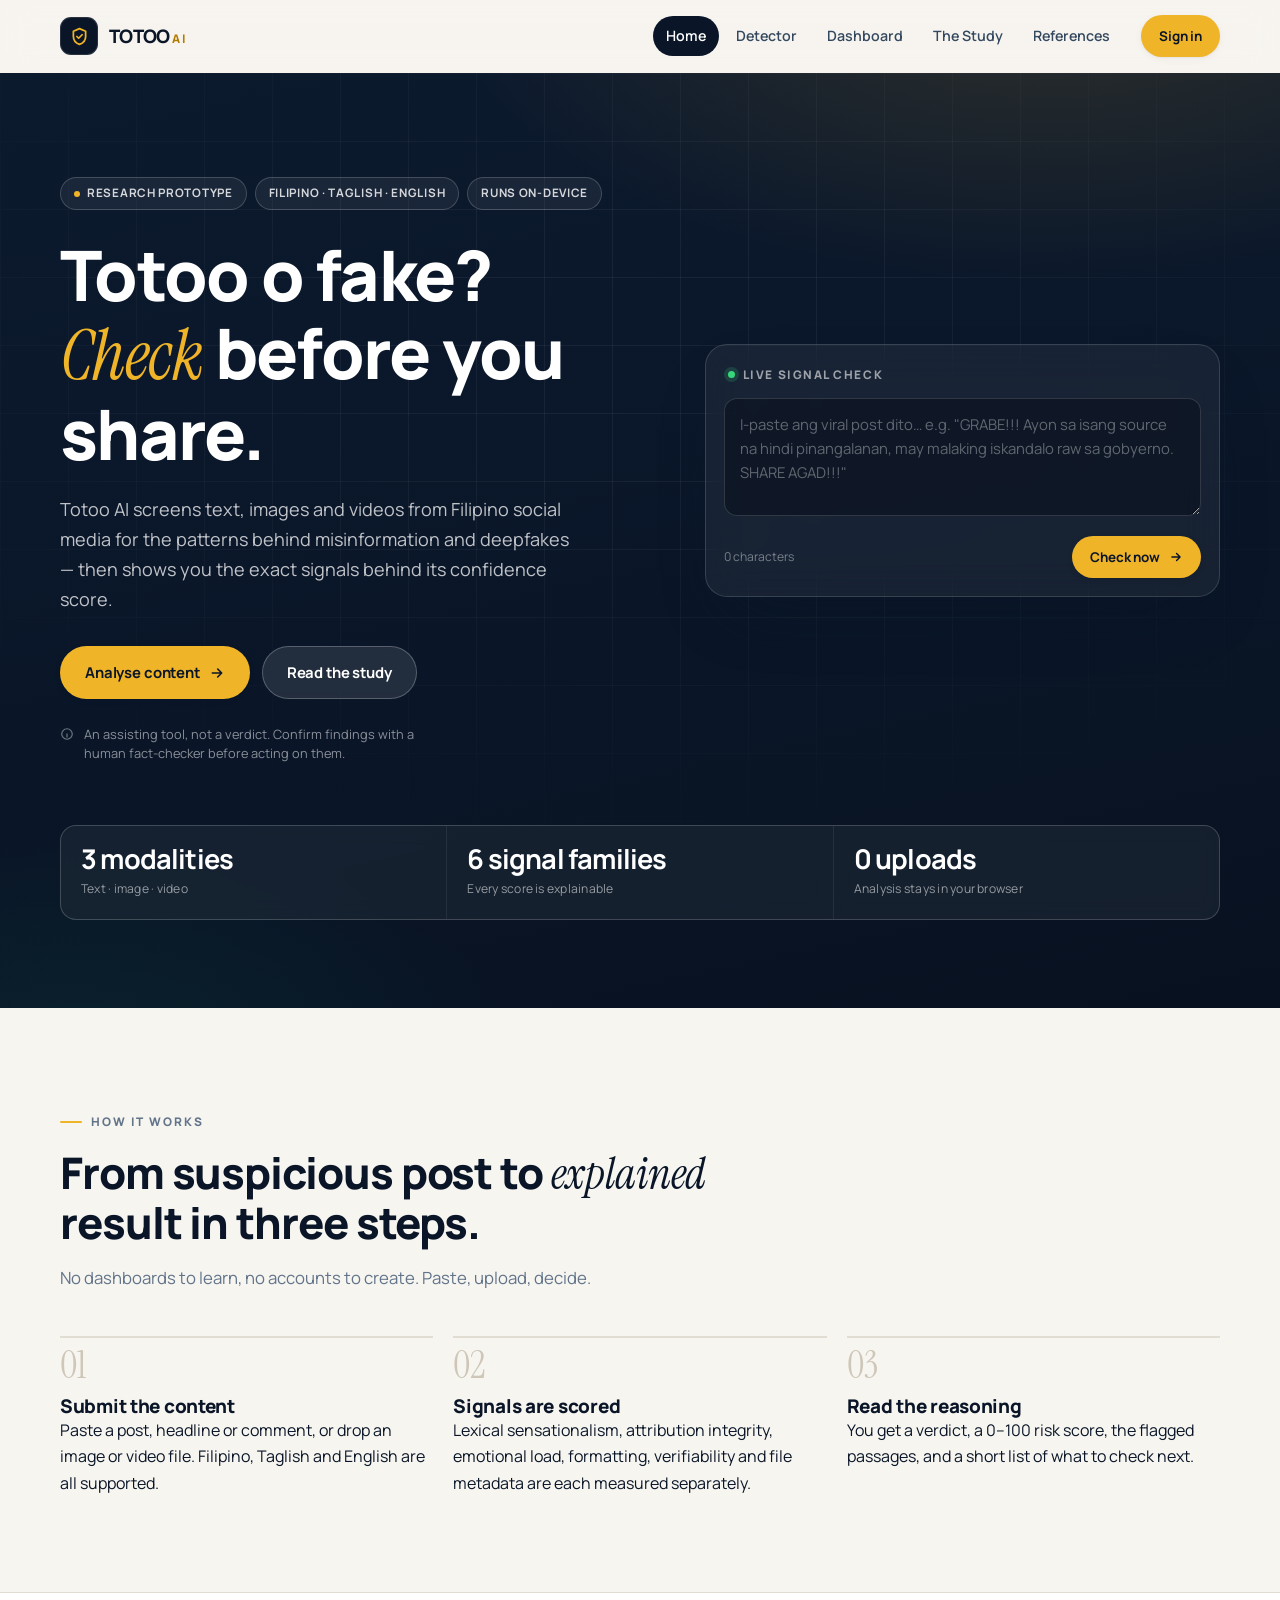
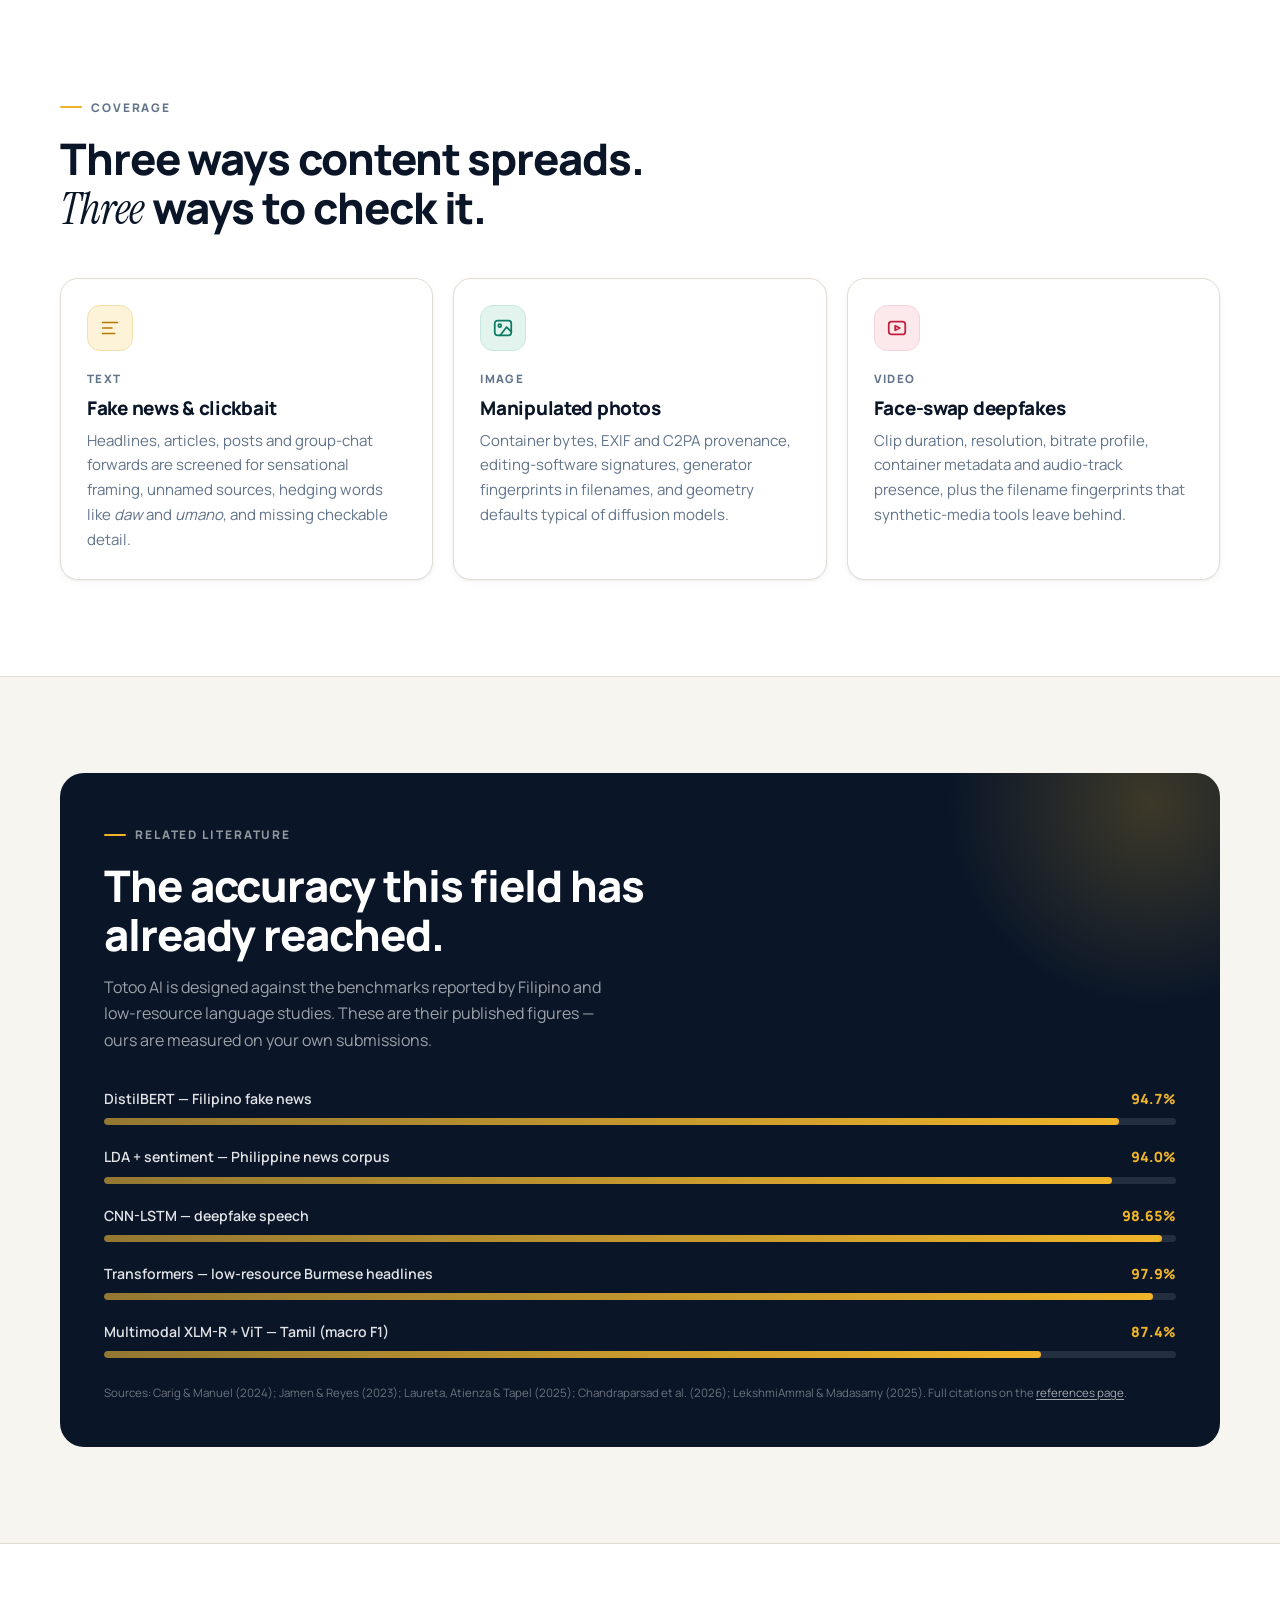
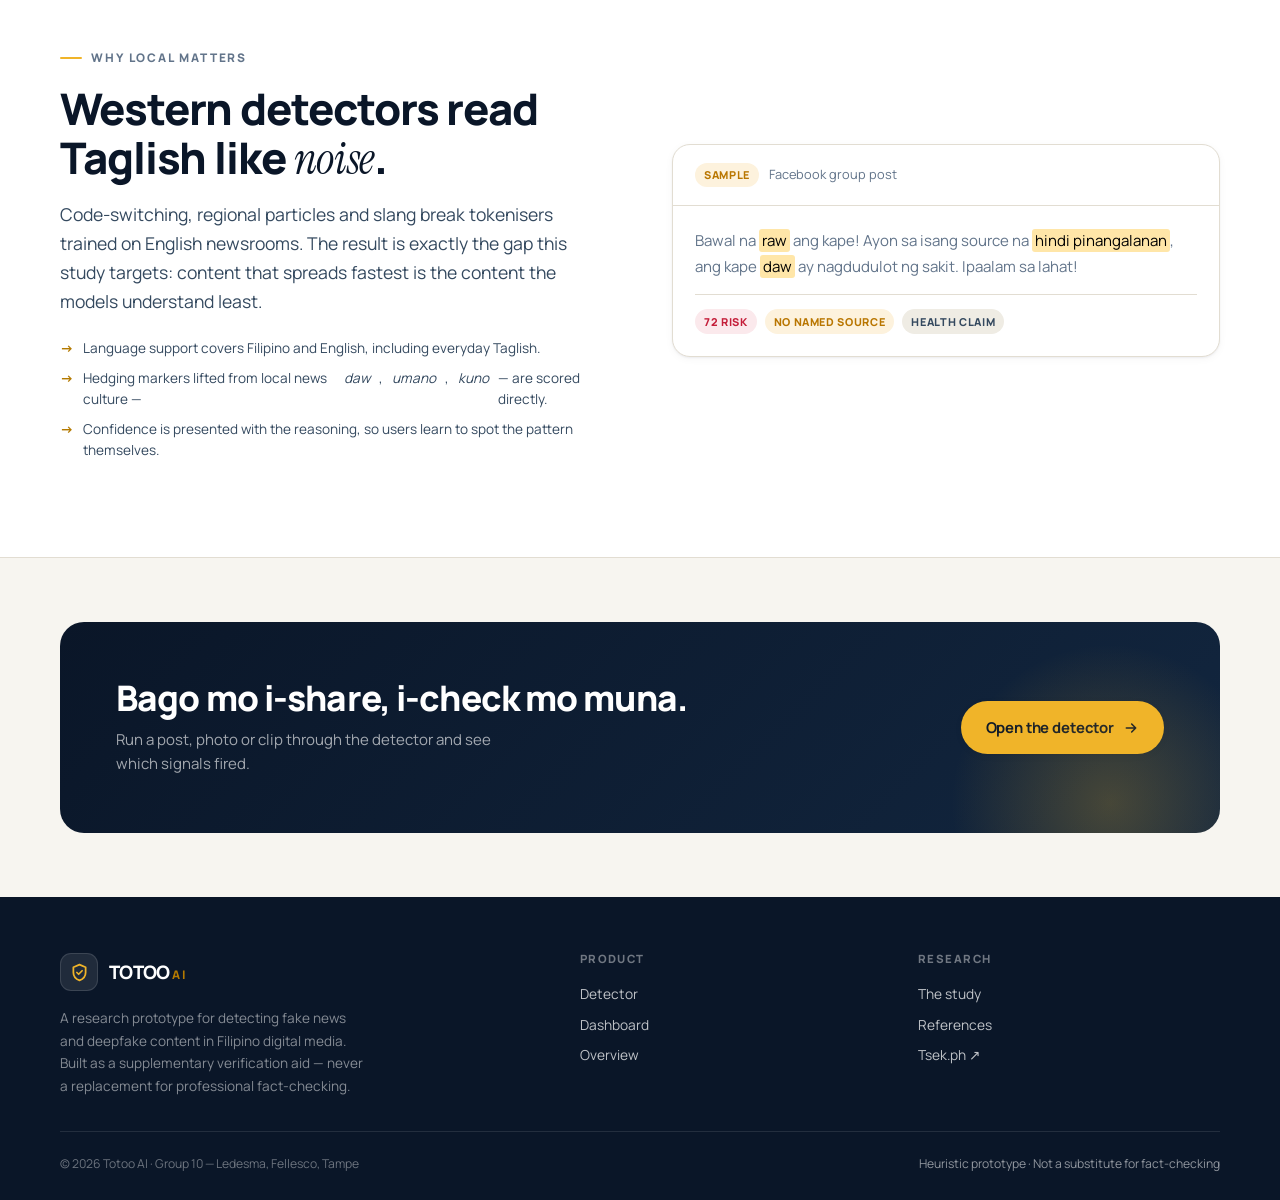
<file: index.html>
<!DOCTYPE html>
<html lang="en">
<head>
<meta charset="UTF-8">
<meta name="viewport" content="width=device-width, initial-scale=1">
<title>Totoo AI — Filipino Fake News &amp; Deepfake Detector</title>
<meta name="description" content="A research prototype that screens Filipino, Taglish and English content for misinformation and deepfake indicators, and returns a confidence score with the exact signals behind it.">
<link rel="icon" href="assets/favicon.svg" type="image/svg+xml">
<link rel="preconnect" href="https://fonts.googleapis.com">
<link rel="preconnect" href="https://fonts.gstatic.com" crossorigin>
<link href="https://fonts.googleapis.com/css2?family=Instrument+Serif:ital@0;1&family=Manrope:wght@400;500;600;700;800&display=swap" rel="stylesheet">
<link rel="stylesheet" href="css/styles.css">
</head>
<body>

<header class="site-header">
  <div class="wrap header-inner">
    <a class="brand" href="index.html" aria-label="Totoo AI home">
      <span class="brand-mark" aria-hidden="true">
        <svg viewBox="0 0 24 24" fill="none" stroke="#F0B429" stroke-width="2" stroke-linecap="round" stroke-linejoin="round">
          <path d="M12 3l7 3v6c0 4.4-3 7.6-7 9-4-1.4-7-4.6-7-9V6l7-3z"/>
          <path d="M9 12l2 2 4-4"/>
        </svg>
      </span>
      <span class="brand-text">TOTOO<span>AI</span></span>
    </a>
    <nav class="nav" id="nav" aria-label="Main">
      <a href="index.html" aria-current="page">Home</a>
      <a href="detector.html">Detector</a>
      <a href="dashboard.html">Dashboard</a>
      <a href="about.html">The Study</a>
      <a href="references.html">References</a>
      <span class="nav-auth" id="navAuth"></span>
    </nav>
    <div class="auth-slot" id="authSlot"></div>
    <button class="nav-toggle" id="navToggle" aria-label="Toggle navigation" aria-expanded="false" aria-controls="nav"><span></span></button>
  </div>
</header>

<main>

  <!-- ============ HERO ============ -->
  <section class="hero">
    <div class="wrap">
      <div class="hero-grid">
        <div>
          <div class="hero-badges">
            <span class="pill"><span class="dot"></span>Research prototype</span>
            <span class="pill">Filipino · Taglish · English</span>
            <span class="pill">Runs on-device</span>
          </div>
          <h1>Totoo o fake?<br><span class="serif">Check</span> before you share.</h1>
          <p class="lead">
            Totoo AI screens text, images and videos from Filipino social media for the
            patterns behind misinformation and deepfakes — then shows you the exact
            signals behind its confidence score.
          </p>
          <div class="hero-actions">
            <a class="btn btn-primary" href="detector.html">
              Analyse content
              <svg class="arrow" width="16" height="16" viewBox="0 0 24 24" fill="none" stroke="currentColor" stroke-width="2.4" stroke-linecap="round" stroke-linejoin="round"><path d="M5 12h14M13 6l6 6-6 6"/></svg>
            </a>
            <a class="btn btn-light" href="about.html">Read the study</a>
          </div>
          <p class="hero-note">
            <svg width="14" height="14" viewBox="0 0 24 24" fill="none" stroke="currentColor" stroke-width="2"><circle cx="12" cy="12" r="9"/><path d="M12 8h.01M11 12h1v5h1"/></svg>
            <span>An assisting tool, not a verdict. Confirm findings with a human fact-checker before acting on them.</span>
          </p>
        </div>

        <div class="demo-card" aria-label="Quick demo">
          <div class="demo-card-head"><span class="rec"></span> Live signal check</div>
          <label for="demoText" class="is-hidden">Text to check</label>
          <textarea id="demoText" placeholder="I-paste ang viral post dito… e.g. &quot;GRABE!!! Ayon sa isang source na hindi pinangalanan, may malaking iskandalo raw sa gobyerno. SHARE AGAD!!!&quot;"></textarea>
          <div class="demo-foot">
            <span class="demo-meta" id="demoCount">0 characters</span>
            <button class="btn btn-primary btn-sm" id="demoRun" type="button">
              Check now
              <svg class="arrow" width="14" height="14" viewBox="0 0 24 24" fill="none" stroke="currentColor" stroke-width="2.4" stroke-linecap="round" stroke-linejoin="round"><path d="M5 12h14M13 6l6 6-6 6"/></svg>
            </button>
          </div>
          <div class="demo-result" id="demoResult" role="status" aria-live="polite">
            <span class="verdict-dot" id="demoDot"></span>
            <span>
              <span class="verdict-text" id="demoVerdict">—</span><br>
              <span class="verdict-sub" id="demoSub">—</span>
            </span>
            <span class="verdict-score" id="demoScore"></span>
          </div>
          <button id="demoOpen" class="demo-open is-hidden" type="button">Open full analysis →</button>
        </div>
      </div>

      <div class="hero-stats reveal">
        <div class="hero-stat"><b>3 modalities</b><span>Text · image · video</span></div>
        <div class="hero-stat"><b>6 signal families</b><span>Every score is explainable</span></div>
        <div class="hero-stat"><b>0 uploads</b><span>Analysis stays in your browser</span></div>
      </div>
    </div>
  </section>

  <!-- ============ HOW IT WORKS ============ -->
  <section class="section">
    <div class="wrap">
      <div class="section-head reveal">
        <span class="eyebrow">How it works</span>
        <h2>From suspicious post to <span class="serif">explained</span> result in three steps.</h2>
        <p>No dashboards to learn, no accounts to create. Paste, upload, decide.</p>
      </div>
      <div class="grid grid-3">
        <article class="step reveal">
          <span class="step-num">01</span>
          <h3>Submit the content</h3>
          <p>Paste a post, headline or comment, or drop an image or video file. Filipino, Taglish and English are all supported.</p>
        </article>
        <article class="step reveal">
          <span class="step-num">02</span>
          <h3>Signals are scored</h3>
          <p>Lexical sensationalism, attribution integrity, emotional load, formatting, verifiability and file metadata are each measured separately.</p>
        </article>
        <article class="step reveal">
          <span class="step-num">03</span>
          <h3>Read the reasoning</h3>
          <p>You get a verdict, a 0–100 risk score, the flagged passages, and a short list of what to check next.</p>
        </article>
      </div>
    </div>
  </section>

  <!-- ============ CAPABILITIES ============ -->
  <section class="section section-alt">
    <div class="wrap">
      <div class="section-head reveal">
        <span class="eyebrow">Coverage</span>
        <h2>Three ways content spreads. <span class="serif">Three</span> ways to check it.</h2>
      </div>
      <div class="grid grid-3">
        <article class="card reveal">
          <div class="icon-box gold" aria-hidden="true">
            <svg width="22" height="22" viewBox="0 0 24 24" fill="none" stroke="currentColor" stroke-width="1.9" stroke-linecap="round" stroke-linejoin="round"><path d="M4 6h16M4 12h10M4 18h13"/></svg>
          </div>
          <span class="card-tag">Text</span>
          <h3>Fake news &amp; clickbait</h3>
          <p>Headlines, articles, posts and group-chat forwards are screened for sensational framing, unnamed sources, hedging words like <em>daw</em> and <em>umano</em>, and missing checkable detail.</p>
        </article>
        <article class="card reveal">
          <div class="icon-box teal" aria-hidden="true">
            <svg width="22" height="22" viewBox="0 0 24 24" fill="none" stroke="currentColor" stroke-width="1.9" stroke-linecap="round" stroke-linejoin="round"><rect x="3" y="4" width="18" height="16" rx="3"/><circle cx="8.5" cy="9.5" r="1.6"/><path d="M21 16l-5-5-7 9"/></svg>
          </div>
          <span class="card-tag">Image</span>
          <h3>Manipulated photos</h3>
          <p>Container bytes, EXIF and C2PA provenance, editing-software signatures, generator fingerprints in filenames, and geometry defaults typical of diffusion models.</p>
        </article>
        <article class="card reveal">
          <div class="icon-box crimson" aria-hidden="true">
            <svg width="22" height="22" viewBox="0 0 24 24" fill="none" stroke="currentColor" stroke-width="1.9" stroke-linecap="round" stroke-linejoin="round"><rect x="3" y="5" width="18" height="14" rx="3"/><path d="M10 9.5l5 2.5-5 2.5z"/></svg>
          </div>
          <span class="card-tag">Video</span>
          <h3>Face-swap deepfakes</h3>
          <p>Clip duration, resolution, bitrate profile, container metadata and audio-track presence, plus the filename fingerprints that synthetic-media tools leave behind.</p>
        </article>
      </div>
    </div>
  </section>

  <!-- ============ BENCHMARKS ============ -->
  <section class="section">
    <div class="wrap">
      <div class="bench-panel reveal">
        <span class="eyebrow on-dark">Related literature</span>
        <h2>The accuracy this field has already reached.</h2>
        <p class="bench-intro">
          Totoo AI is designed against the benchmarks reported by Filipino and low-resource
          language studies. These are their published figures — ours are measured on your own submissions.
        </p>
        <div class="bench-list">
          <div class="bench-row">
            <div class="bench-top"><span class="name">DistilBERT — Filipino fake news</span><span class="val">94.7%</span></div>
            <div class="bench-track"><span class="bench-fill" data-bar="94.7"></span></div>
          </div>
          <div class="bench-row">
            <div class="bench-top"><span class="name">LDA + sentiment — Philippine news corpus</span><span class="val">94.0%</span></div>
            <div class="bench-track"><span class="bench-fill" data-bar="94"></span></div>
          </div>
          <div class="bench-row">
            <div class="bench-top"><span class="name">CNN-LSTM — deepfake speech</span><span class="val">98.65%</span></div>
            <div class="bench-track"><span class="bench-fill" data-bar="98.65"></span></div>
          </div>
          <div class="bench-row">
            <div class="bench-top"><span class="name">Transformers — low-resource Burmese headlines</span><span class="val">97.9%</span></div>
            <div class="bench-track"><span class="bench-fill" data-bar="97.9"></span></div>
          </div>
          <div class="bench-row">
            <div class="bench-top"><span class="name">Multimodal XLM-R + ViT — Tamil (macro F1)</span><span class="val">87.4%</span></div>
            <div class="bench-track"><span class="bench-fill" data-bar="87.4"></span></div>
          </div>
        </div>
        <p class="bench-source">
          Sources: Carig &amp; Manuel (2024); Jamen &amp; Reyes (2023); Laureta, Atienza &amp; Tapel (2025);
          Chandraparsad et al. (2026); LekshmiAmmal &amp; Madasamy (2025). Full citations on the
          <a href="references.html">references page</a>.
        </p>
      </div>
    </div>
  </section>

  <!-- ============ WHY LOCAL ============ -->
  <section class="section section-alt">
    <div class="wrap">
      <div class="grid grid-2" style="gap:clamp(28px,5vw,64px);align-items:center">
        <div class="reveal">
          <span class="eyebrow">Why local matters</span>
          <h2>Western detectors read Taglish like <span class="serif">noise</span>.</h2>
          <p class="lead" style="margin-top:16px">
            Code-switching, regional particles and slang break tokenisers trained on English
            newsrooms. The result is exactly the gap this study targets: content that spreads
            fastest is the content the models understand least.
          </p>
          <ul class="notes-list" style="margin-top:22px">
            <li>Language support covers Filipino and English, including everyday Taglish.</li>
            <li>Hedging markers lifted from local news culture — <em>daw</em>, <em>umano</em>, <em>kuno</em> — are scored directly.</li>
            <li>Confidence is presented with the reasoning, so users learn to spot the pattern themselves.</li>
          </ul>
        </div>
        <div class="reveal">
          <div class="card" style="padding:0;overflow:hidden">
            <div style="padding:18px 22px;border-bottom:1px solid var(--line);display:flex;align-items:center;gap:10px">
              <span class="badge suspicious">Sample</span>
              <span style="font-size:.8rem;color:var(--muted)">Facebook group post</span>
            </div>
            <div style="padding:22px;font-size:.94rem;line-height:1.75;color:var(--ink-soft)">
              <p style="margin:0 0 14px">Bawal na <mark style="background:#ffe6a8;padding:1px 3px;border-radius:3px">raw</mark> ang kape! Ayon sa isang source na <mark style="background:#ffe6a8;padding:1px 3px;border-radius:3px">hindi pinangalanan</mark>, ang kape <mark style="background:#ffe6a8;padding:1px 3px;border-radius:3px">daw</mark> ay nagdudulot ng sakit. Ipaalam sa lahat!</p>
              <div style="display:flex;gap:8px;flex-wrap:wrap;border-top:1px solid var(--line);padding-top:14px">
                <span class="badge fake">72 risk</span>
                <span class="badge suspicious">No named source</span>
                <span class="badge kind">Health claim</span>
              </div>
            </div>
          </div>
        </div>
      </div>
    </div>
  </section>

  <!-- ============ CTA ============ -->
  <section class="section-tight">
    <div class="wrap">
      <div class="cta-band reveal">
        <div>
          <h2>Bago mo i-share, i-check mo muna.</h2>
          <p>Run a post, photo or clip through the detector and see which signals fired.</p>
        </div>
        <a class="btn btn-primary" href="detector.html">
          Open the detector
          <svg class="arrow" width="16" height="16" viewBox="0 0 24 24" fill="none" stroke="currentColor" stroke-width="2.4" stroke-linecap="round" stroke-linejoin="round"><path d="M5 12h14M13 6l6 6-6 6"/></svg>
        </a>
      </div>
    </div>
  </section>

</main>

<footer class="site-footer">
  <div class="wrap">
    <div class="footer-grid">
      <div>
        <a class="brand" href="index.html" aria-label="Totoo AI home">
          <span class="brand-mark" aria-hidden="true">
            <svg viewBox="0 0 24 24" fill="none" stroke="#F0B429" stroke-width="2" stroke-linecap="round" stroke-linejoin="round">
              <path d="M12 3l7 3v6c0 4.4-3 7.6-7 9-4-1.4-7-4.6-7-9V6l7-3z"/>
              <path d="M9 12l2 2 4-4"/>
            </svg>
          </span>
          <span class="brand-text">TOTOO<span>AI</span></span>
        </a>
        <p class="footer-about">
          A research prototype for detecting fake news and deepfake content in Filipino
          digital media. Built as a supplementary verification aid — never a replacement
          for professional fact-checking.
        </p>
      </div>
      <div class="footer-col">
        <h4>Product</h4>
        <a href="detector.html">Detector</a>
        <a href="dashboard.html">Dashboard</a>
        <a href="index.html">Overview</a>
      </div>
      <div class="footer-col">
        <h4>Research</h4>
        <a href="about.html">The study</a>
        <a href="references.html">References</a>
        <a href="https://tsek.ph/" target="_blank" rel="noopener">Tsek.ph ↗</a>
      </div>
    </div>
    <div class="footer-base">
      <span>© <span data-year>2026</span> Totoo AI · Group 10 — Ledesma, Fellesco, Tampe</span>
      <span class="proto">Heuristic prototype · Not a substitute for fact-checking</span>
    </div>
  </div>
</footer>

<script src="js/engine.js"></script>
<script src="js/samples.js"></script>
<script src="js/auth.js"></script>
<script src="js/store.js"></script>
<script src="js/main.js"></script>
<script>
  (function () {
    var input = document.getElementById('demoText');
    var btn = document.getElementById('demoRun');
    var count = document.getElementById('demoCount');
    var box = document.getElementById('demoResult');
    var dot = document.getElementById('demoDot');
    var verdict = document.getElementById('demoVerdict');
    var sub = document.getElementById('demoSub');
    var scoreEl = document.getElementById('demoScore');
    var COLORS = { fake: '#ff5d73', suspicious: '#f0b429', authentic: '#37d67a' };

    if (!input || !btn) return;

    input.addEventListener('input', function () {
      count.textContent = input.value.length + ' characters';
    });

    btn.addEventListener('click', function () {
      var text = input.value.trim();
      if (text.length < 12) {
        input.focus();
        if (window.toast) window.toast('Paste a post with at least 12 characters.');
        return;
      }
      var result = window.TotooEngine.analyzeText(text);
      if (!result.ok) return;
      var color = COLORS[result.verdict];
      dot.style.background = color;
      verdict.textContent = result.verdictLabel;
      verdict.style.color = color;
      sub.textContent = 'Risk score ' + result.score + '/100 · ' + result.signals[0].name + ' ' + result.signals[0].value;
      scoreEl.textContent = result.score + '%';
      scoreEl.style.color = color;
      box.classList.add('show');
      var openBtn = document.getElementById('demoOpen');
      openBtn.classList.remove('is-hidden');
      openBtn.onclick = function () {
        try { sessionStorage.setItem('totoo_pending_text', text); } catch (e) {}
        location.href = 'detector.html';
      };
    });
  })();
</script>
</body>
</html>
</file>
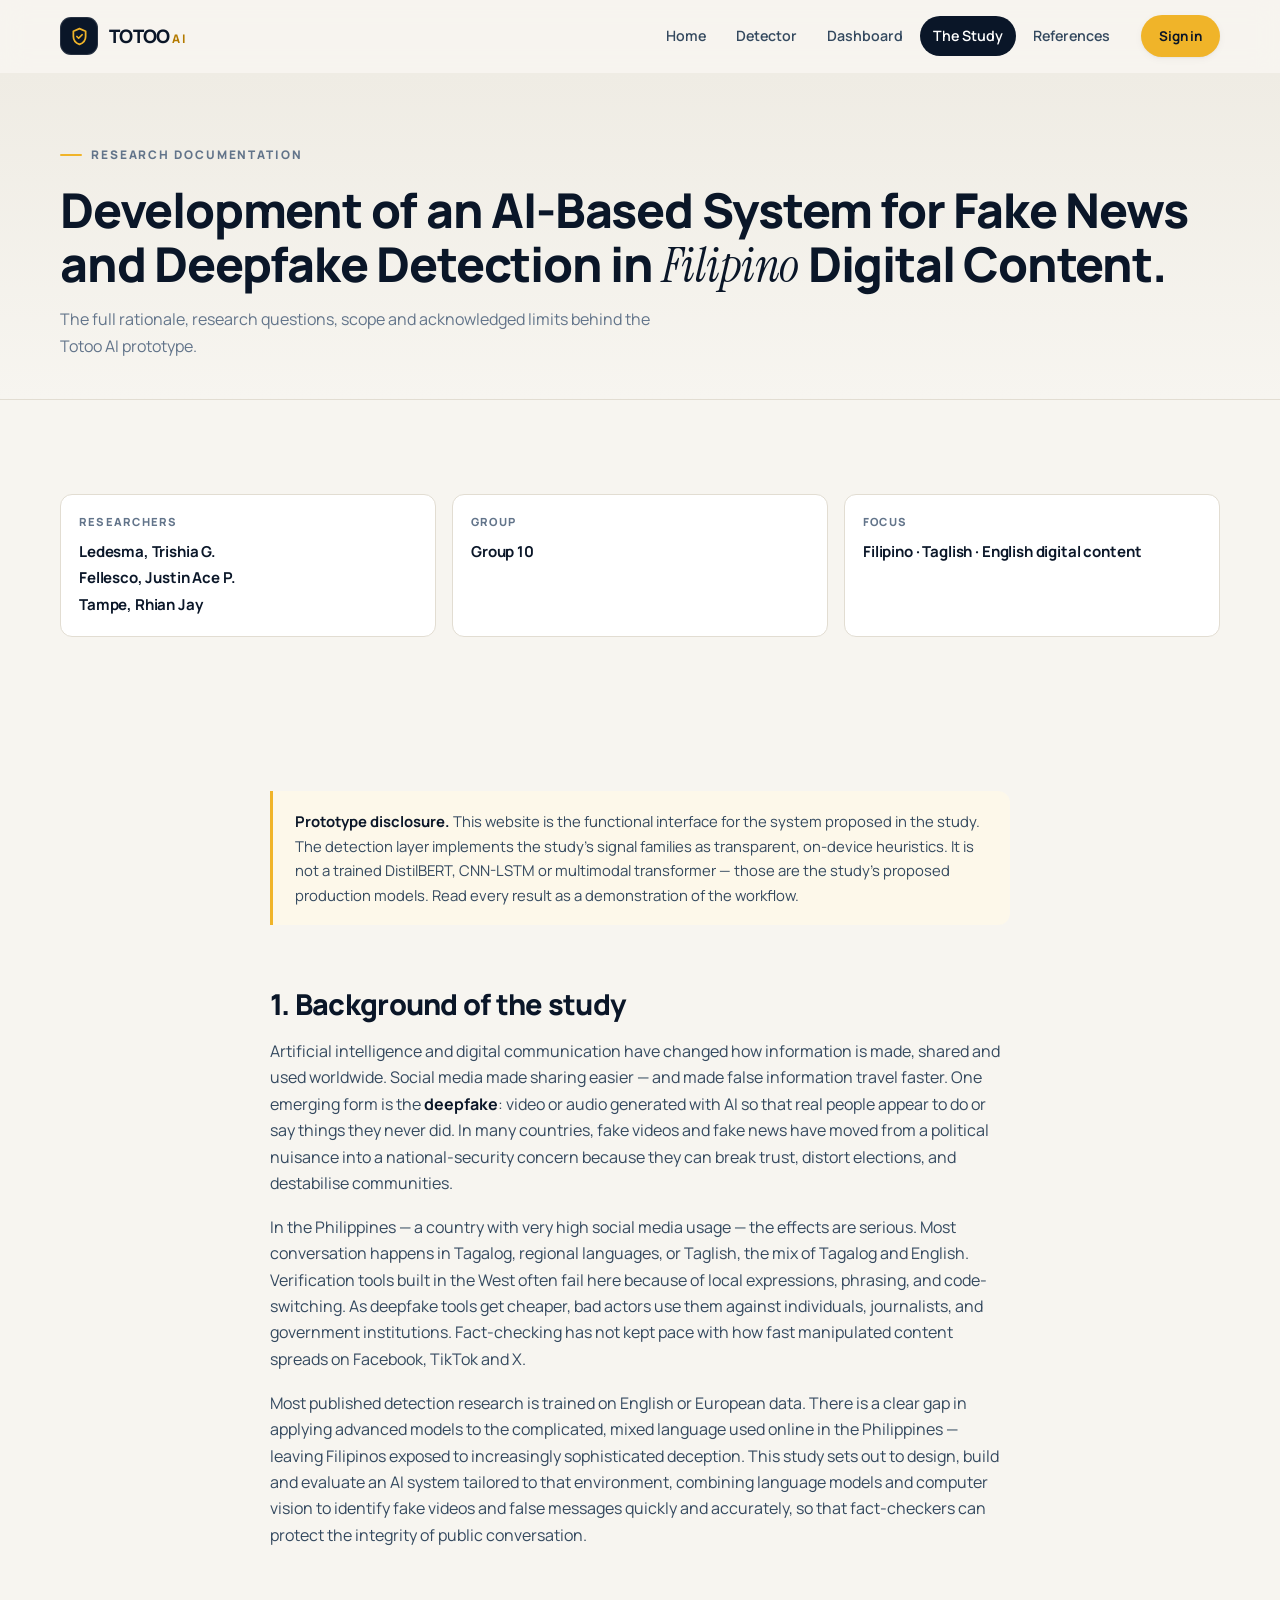
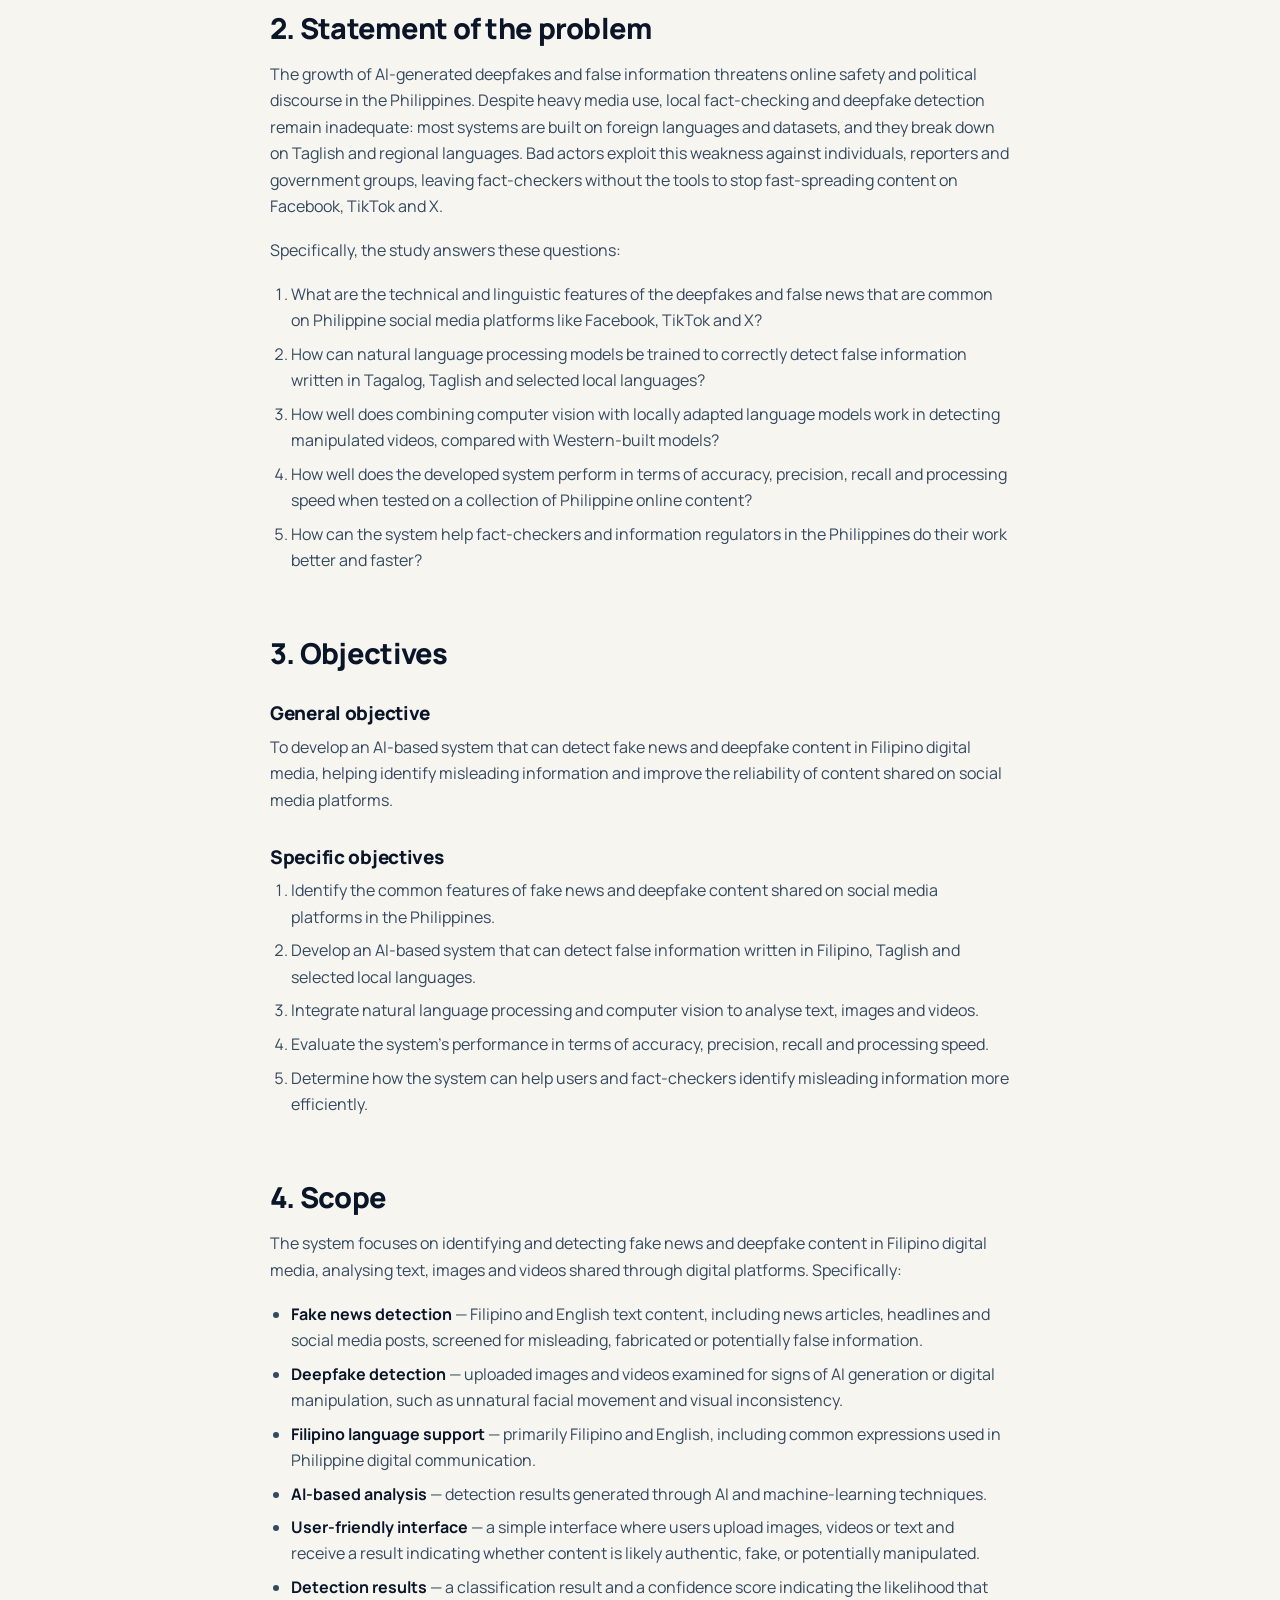
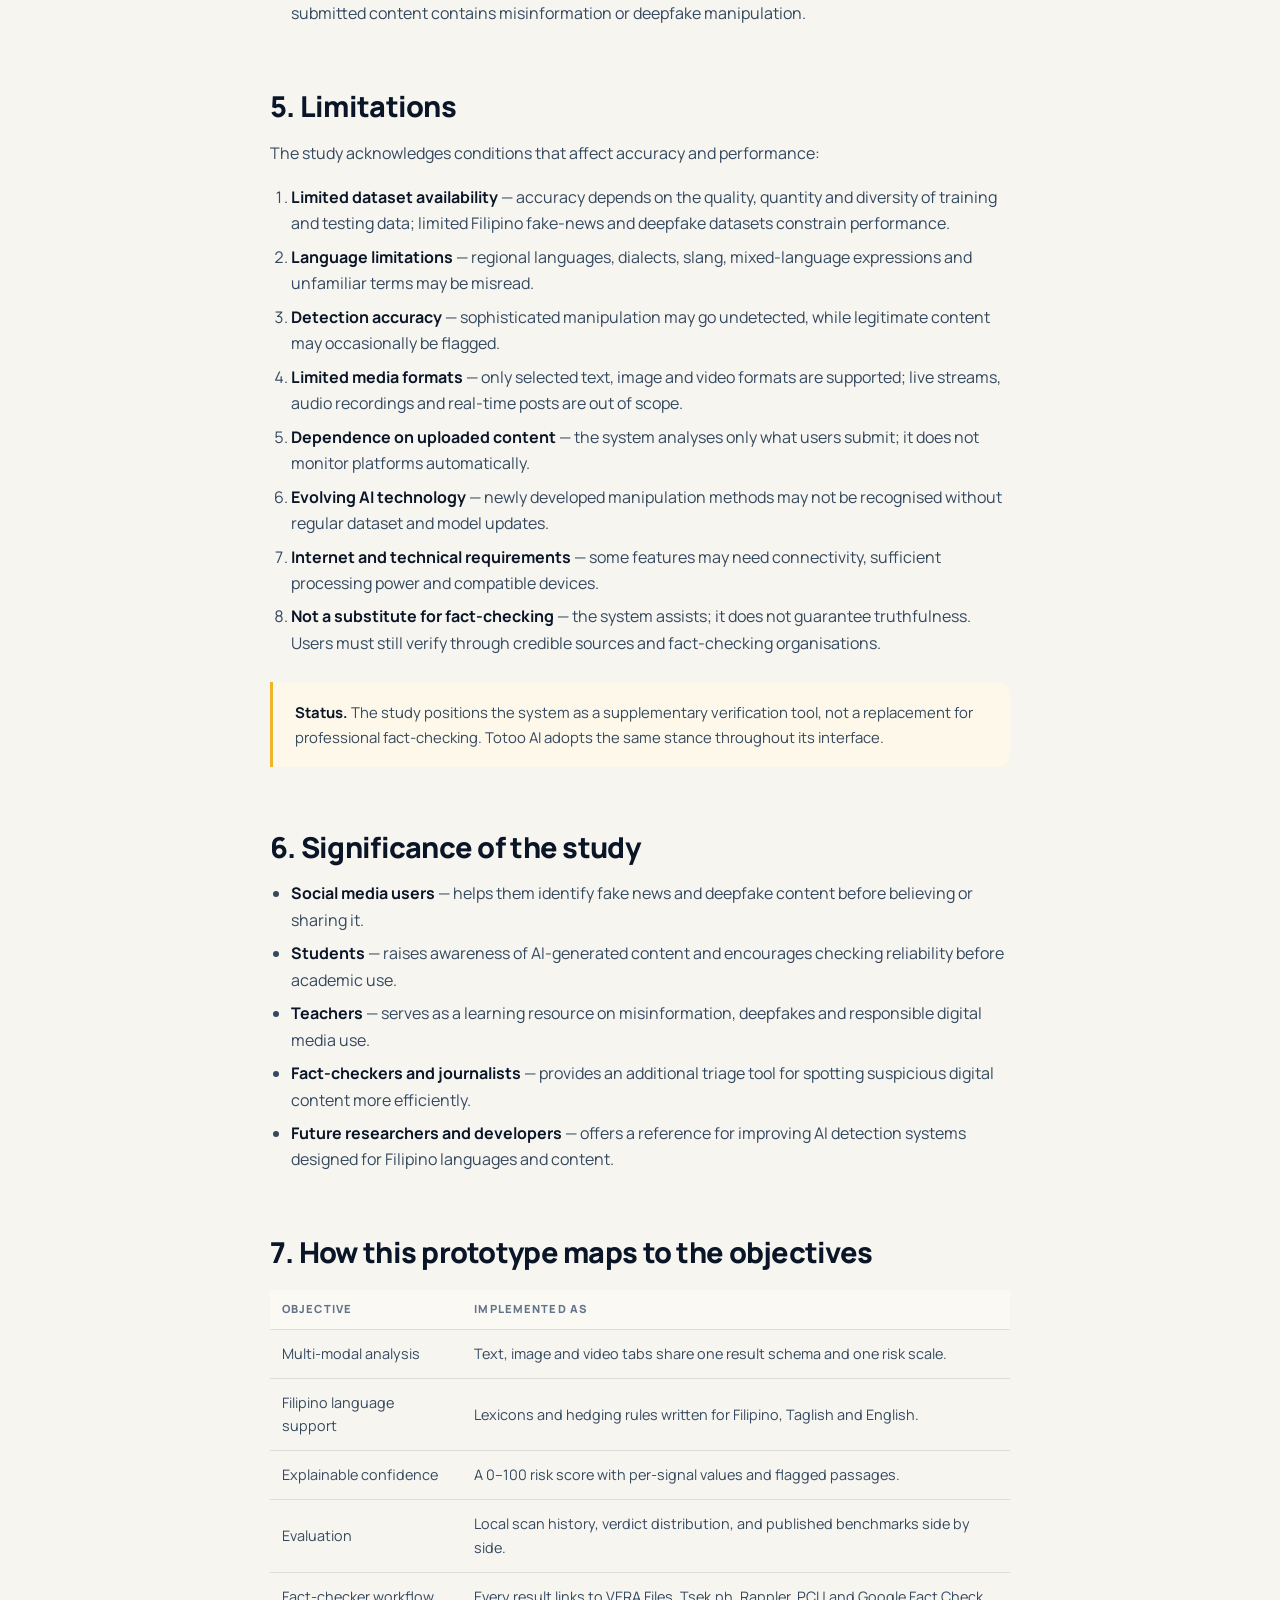
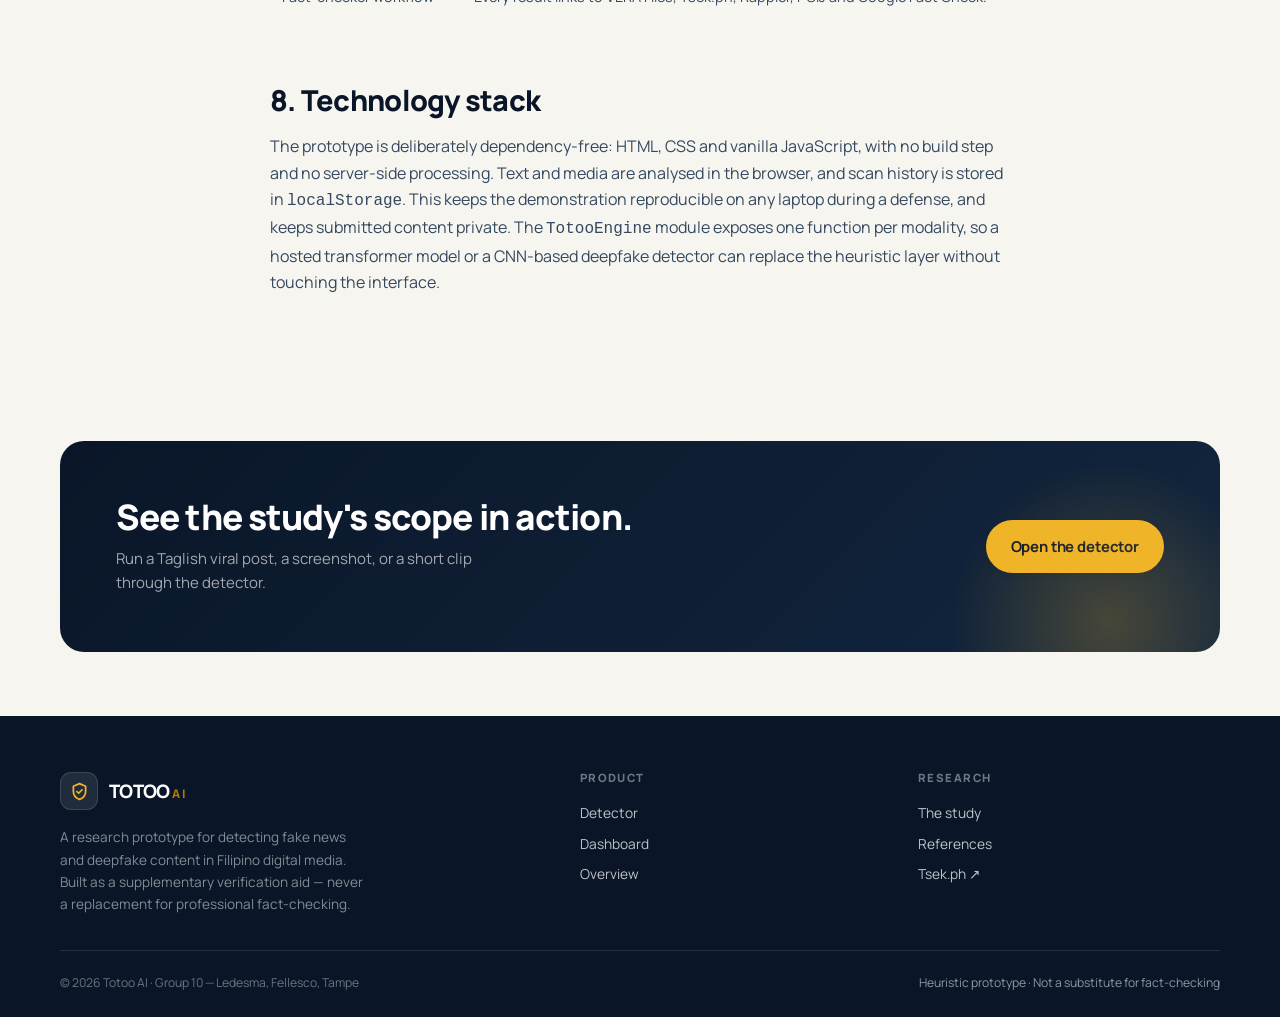
<file: about.html>
<!DOCTYPE html>
<html lang="en">
<head>
<meta charset="UTF-8">
<meta name="viewport" content="width=device-width, initial-scale=1">
<title>The Study — Totoo AI</title>
<meta name="description" content="Background, objectives, scope and limitations of the study on AI-based fake news and deepfake detection in Filipino digital content.">
<link rel="icon" href="assets/favicon.svg" type="image/svg+xml">
<link rel="preconnect" href="https://fonts.googleapis.com">
<link rel="preconnect" href="https://fonts.gstatic.com" crossorigin>
<link href="https://fonts.googleapis.com/css2?family=Instrument+Serif:ital@0;1&family=Manrope:wght@400;500;600;700;800&display=swap" rel="stylesheet">
<link rel="stylesheet" href="css/styles.css">
</head>
<body>

<header class="site-header">
  <div class="wrap header-inner">
    <a class="brand" href="index.html" aria-label="Totoo AI home">
      <span class="brand-mark" aria-hidden="true">
        <svg viewBox="0 0 24 24" fill="none" stroke="#F0B429" stroke-width="2" stroke-linecap="round" stroke-linejoin="round">
          <path d="M12 3l7 3v6c0 4.4-3 7.6-7 9-4-1.4-7-4.6-7-9V6l7-3z"/>
          <path d="M9 12l2 2 4-4"/>
        </svg>
      </span>
      <span class="brand-text">TOTOO<span>AI</span></span>
    </a>
    <nav class="nav" id="nav" aria-label="Main">
      <a href="index.html">Home</a>
      <a href="detector.html">Detector</a>
      <a href="dashboard.html">Dashboard</a>
      <a href="about.html" aria-current="page">The Study</a>
      <a href="references.html">References</a>
      <span class="nav-auth" id="navAuth"></span>
    </nav>
    <div class="auth-slot" id="authSlot"></div>
    <button class="nav-toggle" id="navToggle" aria-label="Toggle navigation" aria-expanded="false" aria-controls="nav"><span></span></button>
  </div>
</header>

<main>

  <section class="page-head">
    <div class="wrap">
      <span class="eyebrow">Research documentation</span>
      <h1>Development of an AI-Based System for Fake News and Deepfake Detection in <span class="serif">Filipino</span> Digital Content.</h1>
      <p>The full rationale, research questions, scope and acknowledged limits behind the Totoo AI prototype.</p>
    </div>
  </section>

  <section class="section-tight">
    <div class="wrap">
      <div class="info-grid">
        <div class="info-item"><span>Researchers</span><b>Ledesma, Trishia G.<br>Fellesco, Justin Ace P.<br>Tampe, Rhian Jay</b></div>
        <div class="info-item"><span>Group</span><b>Group 10</b></div>
        <div class="info-item"><span>Focus</span><b>Filipino · Taglish · English digital content</b></div>
      </div>
    </div>
  </section>

  <section class="section-tight">
    <div class="wrap-narrow prose">

      <div class="callout">
        <p><strong>Prototype disclosure.</strong> This website is the functional interface for the system proposed in the study. The detection layer implements the study's signal families as transparent, on-device heuristics. It is not a trained DistilBERT, CNN-LSTM or multimodal transformer — those are the study's proposed production models. Read every result as a demonstration of the workflow.</p>
      </div>

      <h2>1. Background of the study</h2>
      <p>
        Artificial intelligence and digital communication have changed how information is made,
        shared and used worldwide. Social media made sharing easier — and made false information
        travel faster. One emerging form is the <strong>deepfake</strong>: video or audio generated
        with AI so that real people appear to do or say things they never did. In many countries,
        fake videos and fake news have moved from a political nuisance into a national-security
        concern because they can break trust, distort elections, and destabilise communities.
      </p>
      <p>
        In the Philippines — a country with very high social media usage — the effects are serious.
        Most conversation happens in Tagalog, regional languages, or Taglish, the mix of Tagalog
        and English. Verification tools built in the West often fail here because of local
        expressions, phrasing, and code-switching. As deepfake tools get cheaper, bad actors use
        them against individuals, journalists, and government institutions. Fact-checking has not
        kept pace with how fast manipulated content spreads on Facebook, TikTok and X.
      </p>
      <p>
        Most published detection research is trained on English or European data. There is a
        clear gap in applying advanced models to the complicated, mixed language used online in
        the Philippines — leaving Filipinos exposed to increasingly sophisticated deception. This
        study sets out to design, build and evaluate an AI system tailored to that environment,
        combining language models and computer vision to identify fake videos and false messages
        quickly and accurately, so that fact-checkers can protect the integrity of public
        conversation.
      </p>

      <h2>2. Statement of the problem</h2>
      <p>
        The growth of AI-generated deepfakes and false information threatens online safety and
        political discourse in the Philippines. Despite heavy media use, local fact-checking and
        deepfake detection remain inadequate: most systems are built on foreign languages and
        datasets, and they break down on Taglish and regional languages. Bad actors exploit this
        weakness against individuals, reporters and government groups, leaving fact-checkers
        without the tools to stop fast-spreading content on Facebook, TikTok and X.
      </p>
      <p>Specifically, the study answers these questions:</p>
      <ol>
        <li>What are the technical and linguistic features of the deepfakes and false news that are common on Philippine social media platforms like Facebook, TikTok and X?</li>
        <li>How can natural language processing models be trained to correctly detect false information written in Tagalog, Taglish and selected local languages?</li>
        <li>How well does combining computer vision with locally adapted language models work in detecting manipulated videos, compared with Western-built models?</li>
        <li>How well does the developed system perform in terms of accuracy, precision, recall and processing speed when tested on a collection of Philippine online content?</li>
        <li>How can the system help fact-checkers and information regulators in the Philippines do their work better and faster?</li>
      </ol>

      <h2>3. Objectives</h2>
      <h3>General objective</h3>
      <p>
        To develop an AI-based system that can detect fake news and deepfake content in Filipino
        digital media, helping identify misleading information and improve the reliability of
        content shared on social media platforms.
      </p>
      <h3>Specific objectives</h3>
      <ol>
        <li>Identify the common features of fake news and deepfake content shared on social media platforms in the Philippines.</li>
        <li>Develop an AI-based system that can detect false information written in Filipino, Taglish and selected local languages.</li>
        <li>Integrate natural language processing and computer vision to analyse text, images and videos.</li>
        <li>Evaluate the system's performance in terms of accuracy, precision, recall and processing speed.</li>
        <li>Determine how the system can help users and fact-checkers identify misleading information more efficiently.</li>
      </ol>

      <h2>4. Scope</h2>
      <p>The system focuses on identifying and detecting fake news and deepfake content in Filipino digital media, analysing text, images and videos shared through digital platforms. Specifically:</p>
      <ul>
        <li><strong>Fake news detection</strong> — Filipino and English text content, including news articles, headlines and social media posts, screened for misleading, fabricated or potentially false information.</li>
        <li><strong>Deepfake detection</strong> — uploaded images and videos examined for signs of AI generation or digital manipulation, such as unnatural facial movement and visual inconsistency.</li>
        <li><strong>Filipino language support</strong> — primarily Filipino and English, including common expressions used in Philippine digital communication.</li>
        <li><strong>AI-based analysis</strong> — detection results generated through AI and machine-learning techniques.</li>
        <li><strong>User-friendly interface</strong> — a simple interface where users upload images, videos or text and receive a result indicating whether content is likely authentic, fake, or potentially manipulated.</li>
        <li><strong>Detection results</strong> — a classification result and a confidence score indicating the likelihood that submitted content contains misinformation or deepfake manipulation.</li>
      </ul>

      <h2>5. Limitations</h2>
      <p>The study acknowledges conditions that affect accuracy and performance:</p>
      <ol>
        <li><strong>Limited dataset availability</strong> — accuracy depends on the quality, quantity and diversity of training and testing data; limited Filipino fake-news and deepfake datasets constrain performance.</li>
        <li><strong>Language limitations</strong> — regional languages, dialects, slang, mixed-language expressions and unfamiliar terms may be misread.</li>
        <li><strong>Detection accuracy</strong> — sophisticated manipulation may go undetected, while legitimate content may occasionally be flagged.</li>
        <li><strong>Limited media formats</strong> — only selected text, image and video formats are supported; live streams, audio recordings and real-time posts are out of scope.</li>
        <li><strong>Dependence on uploaded content</strong> — the system analyses only what users submit; it does not monitor platforms automatically.</li>
        <li><strong>Evolving AI technology</strong> — newly developed manipulation methods may not be recognised without regular dataset and model updates.</li>
        <li><strong>Internet and technical requirements</strong> — some features may need connectivity, sufficient processing power and compatible devices.</li>
        <li><strong>Not a substitute for fact-checking</strong> — the system assists; it does not guarantee truthfulness. Users must still verify through credible sources and fact-checking organisations.</li>
      </ol>

      <div class="callout">
        <p><strong>Status.</strong> The study positions the system as a supplementary verification tool, not a replacement for professional fact-checking. Totoo AI adopts the same stance throughout its interface.</p>
      </div>

      <h2>6. Significance of the study</h2>
      <ul>
        <li><strong>Social media users</strong> — helps them identify fake news and deepfake content before believing or sharing it.</li>
        <li><strong>Students</strong> — raises awareness of AI-generated content and encourages checking reliability before academic use.</li>
        <li><strong>Teachers</strong> — serves as a learning resource on misinformation, deepfakes and responsible digital media use.</li>
        <li><strong>Fact-checkers and journalists</strong> — provides an additional triage tool for spotting suspicious digital content more efficiently.</li>
        <li><strong>Future researchers and developers</strong> — offers a reference for improving AI detection systems designed for Filipino languages and content.</li>
      </ul>

      <h2>7. How this prototype maps to the objectives</h2>
      <table style="width:100%;border-collapse:collapse;font-size:.9rem;margin:22px 0">
        <thead>
          <tr>
            <th style="text-align:left;padding:10px 12px;border-bottom:1px solid var(--line);font-size:.7rem;letter-spacing:.1em;text-transform:uppercase;color:var(--muted)">Objective</th>
            <th style="text-align:left;padding:10px 12px;border-bottom:1px solid var(--line);font-size:.7rem;letter-spacing:.1em;text-transform:uppercase;color:var(--muted)">Implemented as</th>
          </tr>
        </thead>
        <tbody>
          <tr>
            <td style="padding:12px;border-bottom:1px solid var(--line);color:var(--ink-soft)">Multi-modal analysis</td>
            <td style="padding:12px;border-bottom:1px solid var(--line);color:var(--ink-soft)">Text, image and video tabs share one result schema and one risk scale.</td>
          </tr>
          <tr>
            <td style="padding:12px;border-bottom:1px solid var(--line);color:var(--ink-soft)">Filipino language support</td>
            <td style="padding:12px;border-bottom:1px solid var(--line);color:var(--ink-soft)">Lexicons and hedging rules written for Filipino, Taglish and English.</td>
          </tr>
          <tr>
            <td style="padding:12px;border-bottom:1px solid var(--line);color:var(--ink-soft)">Explainable confidence</td>
            <td style="padding:12px;border-bottom:1px solid var(--line);color:var(--ink-soft)">A 0–100 risk score with per-signal values and flagged passages.</td>
          </tr>
          <tr>
            <td style="padding:12px;border-bottom:1px solid var(--line);color:var(--ink-soft)">Evaluation</td>
            <td style="padding:12px;border-bottom:1px solid var(--line);color:var(--ink-soft)">Local scan history, verdict distribution, and published benchmarks side by side.</td>
          </tr>
          <tr>
            <td style="padding:12px;color:var(--ink-soft)">Fact-checker workflow</td>
            <td style="padding:12px;color:var(--ink-soft)">Every result links to VERA Files, Tsek.ph, Rappler, PCIJ and Google Fact Check.</td>
          </tr>
        </tbody>
      </table>

      <h2>8. Technology stack</h2>
      <p>
        The prototype is deliberately dependency-free: HTML, CSS and vanilla JavaScript, with no
        build step and no server-side processing. Text and media are analysed in the browser, and
        scan history is stored in <code>localStorage</code>. This keeps the demonstration
        reproducible on any laptop during a defense, and keeps submitted content private. The
        <code>TotooEngine</code> module exposes one function per modality, so a hosted transformer
        model or a CNN-based deepfake detector can replace the heuristic layer without touching
        the interface.
      </p>

    </div>
  </section>

  <section class="section-tight">
    <div class="wrap">
      <div class="cta-band reveal">
        <div>
          <h2>See the study's scope in action.</h2>
          <p>Run a Taglish viral post, a screenshot, or a short clip through the detector.</p>
        </div>
        <a class="btn btn-primary" href="detector.html">Open the detector</a>
      </div>
    </div>
  </section>

</main>

<footer class="site-footer">
  <div class="wrap">
    <div class="footer-grid">
      <div>
        <a class="brand" href="index.html" aria-label="Totoo AI home">
          <span class="brand-mark" aria-hidden="true">
            <svg viewBox="0 0 24 24" fill="none" stroke="#F0B429" stroke-width="2" stroke-linecap="round" stroke-linejoin="round">
              <path d="M12 3l7 3v6c0 4.4-3 7.6-7 9-4-1.4-7-4.6-7-9V6l7-3z"/>
              <path d="M9 12l2 2 4-4"/>
            </svg>
          </span>
          <span class="brand-text">TOTOO<span>AI</span></span>
        </a>
        <p class="footer-about">
          A research prototype for detecting fake news and deepfake content in Filipino
          digital media. Built as a supplementary verification aid — never a replacement
          for professional fact-checking.
        </p>
      </div>
      <div class="footer-col">
        <h4>Product</h4>
        <a href="detector.html">Detector</a>
        <a href="dashboard.html">Dashboard</a>
        <a href="index.html">Overview</a>
      </div>
      <div class="footer-col">
        <h4>Research</h4>
        <a href="about.html">The study</a>
        <a href="references.html">References</a>
        <a href="https://tsek.ph/" target="_blank" rel="noopener">Tsek.ph ↗</a>
      </div>
    </div>
    <div class="footer-base">
      <span>© <span data-year>2026</span> Totoo AI · Group 10 — Ledesma, Fellesco, Tampe</span>
      <span class="proto">Heuristic prototype · Not a substitute for fact-checking</span>
    </div>
  </div>
</footer>

<script src="js/auth.js"></script>
<script src="js/main.js"></script>
</body>
</html>
</file>
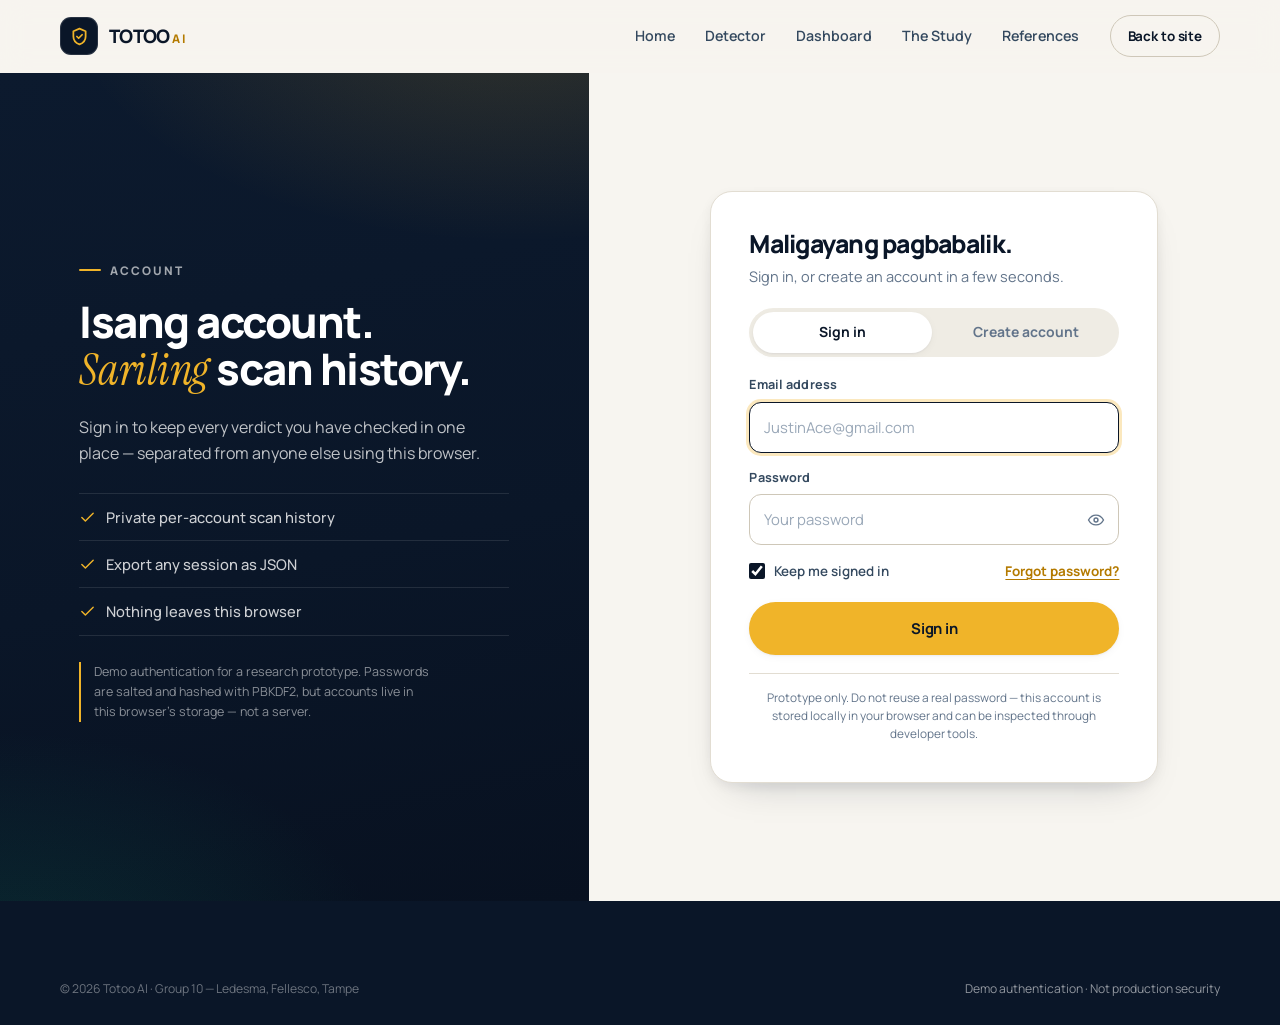
<file: dashboard.html>
<!DOCTYPE html>
<html lang="en">
<head>
<meta charset="UTF-8">
<meta name="viewport" content="width=device-width, initial-scale=1">
<title>Dashboard — Totoo AI</title>
<meta name="description" content="Your local scan history, verdict mix, and the published accuracy benchmarks from related Filipino and low-resource language detection studies.">
<link rel="icon" href="assets/favicon.svg" type="image/svg+xml">
<link rel="preconnect" href="https://fonts.googleapis.com">
<link rel="preconnect" href="https://fonts.gstatic.com" crossorigin>
<link href="https://fonts.googleapis.com/css2?family=Instrument+Serif:ital@0;1&family=Manrope:wght@400;500;600;700;800&display=swap" rel="stylesheet">
<link rel="stylesheet" href="css/styles.css">
</head>
<body data-require-auth="true">

<header class="site-header">
  <div class="wrap header-inner">
    <a class="brand" href="index.html" aria-label="Totoo AI home">
      <span class="brand-mark" aria-hidden="true">
        <svg viewBox="0 0 24 24" fill="none" stroke="#F0B429" stroke-width="2" stroke-linecap="round" stroke-linejoin="round">
          <path d="M12 3l7 3v6c0 4.4-3 7.6-7 9-4-1.4-7-4.6-7-9V6l7-3z"/>
          <path d="M9 12l2 2 4-4"/>
        </svg>
      </span>
      <span class="brand-text">TOTOO<span>AI</span></span>
    </a>
    <nav class="nav" id="nav" aria-label="Main">
      <a href="index.html">Home</a>
      <a href="detector.html">Detector</a>
      <a href="dashboard.html" aria-current="page">Dashboard</a>
      <a href="about.html">The Study</a>
      <a href="references.html">References</a>
      <span class="nav-auth" id="navAuth"></span>
    </nav>
    <div class="auth-slot" id="authSlot"></div>
    <button class="nav-toggle" id="navToggle" aria-label="Toggle navigation" aria-expanded="false" aria-controls="nav"><span></span></button>
  </div>
</header>

<main>

  <section class="page-head">
    <div class="wrap">
      <span class="eyebrow">Your workspace</span>
      <h1>Scan history &amp; <span class="serif">evaluation</span>.</h1>
      <p>Every analysis you run is stored only in this browser. Use this page to review verdicts, compare them against published benchmarks, and export the evidence.</p>
          <p class="workspace-user" id="workspaceUser"></p>
    </div>
  </section>

  <section class="section-tight">
    <div class="wrap">

      <div class="stat-grid">
        <div class="stat">
          <b id="stTotal">0</b>
          <span>Total scans</span>
        </div>
        <div class="stat fake">
          <b id="stFake">0</b>
          <span>Flagged as fake</span>
        </div>
        <div class="stat">
          <b id="stSuspicious">0</b>
          <span>Needs review</span>
        </div>
        <div class="stat ok">
          <b id="stAvg">—</b>
          <span>Average risk score</span>
        </div>
      </div>

      <div class="toolbar">
        <span style="font-size:.82rem;color:var(--muted);font-weight:700" id="historyCount">0 scans</span>
        <span class="spacer"></span>
        <label class="is-hidden" for="filterKind">Filter by type</label>
        <select class="select" id="filterKind">
          <option value="all">All types</option>
          <option value="text">Text only</option>
          <option value="image">Images only</option>
          <option value="video">Videos only</option>
        </select>
        <label class="is-hidden" for="filterVerdict">Filter by verdict</label>
        <select class="select" id="filterVerdict">
          <option value="all">All verdicts</option>
          <option value="fake">Likely fake</option>
          <option value="suspicious">Suspicious</option>
          <option value="authentic">Likely authentic</option>
        </select>
        <button class="btn btn-ghost btn-sm" id="exportBtn" type="button">Export JSON</button>
        <button class="btn btn-ghost btn-sm" id="clearBtn" type="button">Clear history</button>
      </div>

      <div class="table-wrap" id="tableWrap">
        <div class="table-scroll">
          <table>
            <thead>
              <tr>
                <th scope="col">When</th>
                <th scope="col">Type</th>
                <th scope="col">Content</th>
                <th scope="col">Verdict</th>
                <th scope="col">Risk</th>
                <th scope="col"><span class="is-hidden">Actions</span></th>
              </tr>
            </thead>
            <tbody id="historyBody"></tbody>
          </table>
        </div>
      </div>

      <div class="table-wrap" id="emptyState">
        <div class="empty-state">
          <h3>No scans yet</h3>
          <p>Run your first analysis and the result will appear here. Everything is stored locally in this browser.</p>
          <a class="btn btn-primary btn-sm" href="detector.html">Open the detector</a>
        </div>
      </div>

    </div>
  </section>

  <section class="section section-alt">
    <div class="wrap">
      <div class="section-head reveal">
        <span class="eyebrow">Evaluation</span>
        <h2>Your scan mix, next to the <span class="serif">published</span> benchmarks.</h2>
        <p>The left chart reflects your own submissions. The right chart shows the accuracy reported by the studies this prototype is modelled on.</p>
      </div>

      <div class="grid grid-2">

        <div class="chart-card reveal">
          <h3 style="margin-bottom:6px">Verdict distribution</h3>
          <p style="font-size:.82rem;color:var(--muted);margin-bottom:22px">Share of your scans in each category.</p>
          <div id="scanMix"></div>
          <p style="font-size:.75rem;color:var(--muted);margin-top:20px">
            Small samples are volatile — treat this as a demo of the evaluation flow, not a performance claim.
          </p>
        </div>

        <div class="chart-card reveal">
          <h3 style="margin-bottom:6px">Published detection accuracy</h3>
          <p style="font-size:.82rem;color:var(--muted);margin-bottom:22px">Reported by related Filipino and low-resource studies.</p>

          <div class="chart-row">
            <span class="chart-name">CNN-LSTM deepfake speech</span>
            <span class="chart-track"><span class="chart-fill" style="background:var(--gold)" data-bar="98.65"></span></span>
            <span class="chart-val">98.7</span>
          </div>
          <div class="chart-row">
            <span class="chart-name">Burmese transformers</span>
            <span class="chart-track"><span class="chart-fill" style="background:var(--gold)" data-bar="97.9"></span></span>
            <span class="chart-val">97.9</span>
          </div>
          <div class="chart-row">
            <span class="chart-name">DistilBERT — Filipino</span>
            <span class="chart-track"><span class="chart-fill" style="background:var(--gold)" data-bar="94.7"></span></span>
            <span class="chart-val">94.7</span>
          </div>
          <div class="chart-row">
            <span class="chart-name">LDA + sentiment — PH corpus</span>
            <span class="chart-track"><span class="chart-fill" style="background:var(--gold)" data-bar="94"></span></span>
            <span class="chart-val">94.0</span>
          </div>
          <div class="chart-row">
            <span class="chart-name">Tamil multimodal (F1)</span>
            <span class="chart-track"><span class="chart-fill" style="background:var(--gold)" data-bar="87.4"></span></span>
            <span class="chart-val">87.4</span>
          </div>

          <p style="font-size:.75rem;color:var(--muted);margin-top:20px">
            Accuracy percentages as published. See <a href="references.html" style="color:var(--teal);text-decoration:underline">references</a>.
          </p>
        </div>

      </div>
    </div>
  </section>

  <section class="section-tight">
    <div class="wrap">
      <div class="cta-band reveal">
        <div>
          <h2>Need a clean baseline?</h2>
          <p>Clear the history before a demo or defense so every scan you show is your own.</p>
        </div>
        <a class="btn btn-primary" href="detector.html">Run a new scan</a>
      </div>
    </div>
  </section>

</main>

<footer class="site-footer">
  <div class="wrap">
    <div class="footer-grid">
      <div>
        <a class="brand" href="index.html" aria-label="Totoo AI home">
          <span class="brand-mark" aria-hidden="true">
            <svg viewBox="0 0 24 24" fill="none" stroke="#F0B429" stroke-width="2" stroke-linecap="round" stroke-linejoin="round">
              <path d="M12 3l7 3v6c0 4.4-3 7.6-7 9-4-1.4-7-4.6-7-9V6l7-3z"/>
              <path d="M9 12l2 2 4-4"/>
            </svg>
          </span>
          <span class="brand-text">TOTOO<span>AI</span></span>
        </a>
        <p class="footer-about">
          A research prototype for detecting fake news and deepfake content in Filipino
          digital media. Built as a supplementary verification aid — never a replacement
          for professional fact-checking.
        </p>
      </div>
      <div class="footer-col">
        <h4>Product</h4>
        <a href="detector.html">Detector</a>
        <a href="dashboard.html">Dashboard</a>
        <a href="index.html">Overview</a>
      </div>
      <div class="footer-col">
        <h4>Research</h4>
        <a href="about.html">The study</a>
        <a href="references.html">References</a>
        <a href="https://tsek.ph/" target="_blank" rel="noopener">Tsek.ph ↗</a>
      </div>
    </div>
    <div class="footer-base">
      <span>© <span data-year>2026</span> Totoo AI · Group 10 — Ledesma, Fellesco, Tampe</span>
      <span class="proto">Heuristic prototype · Not a substitute for fact-checking</span>
    </div>
  </div>
</footer>

<script src="js/auth.js"></script>
<script src="js/store.js"></script>
<script src="js/main.js"></script>
<script src="js/dashboard.js"></script>
</body>
</html>
</file>
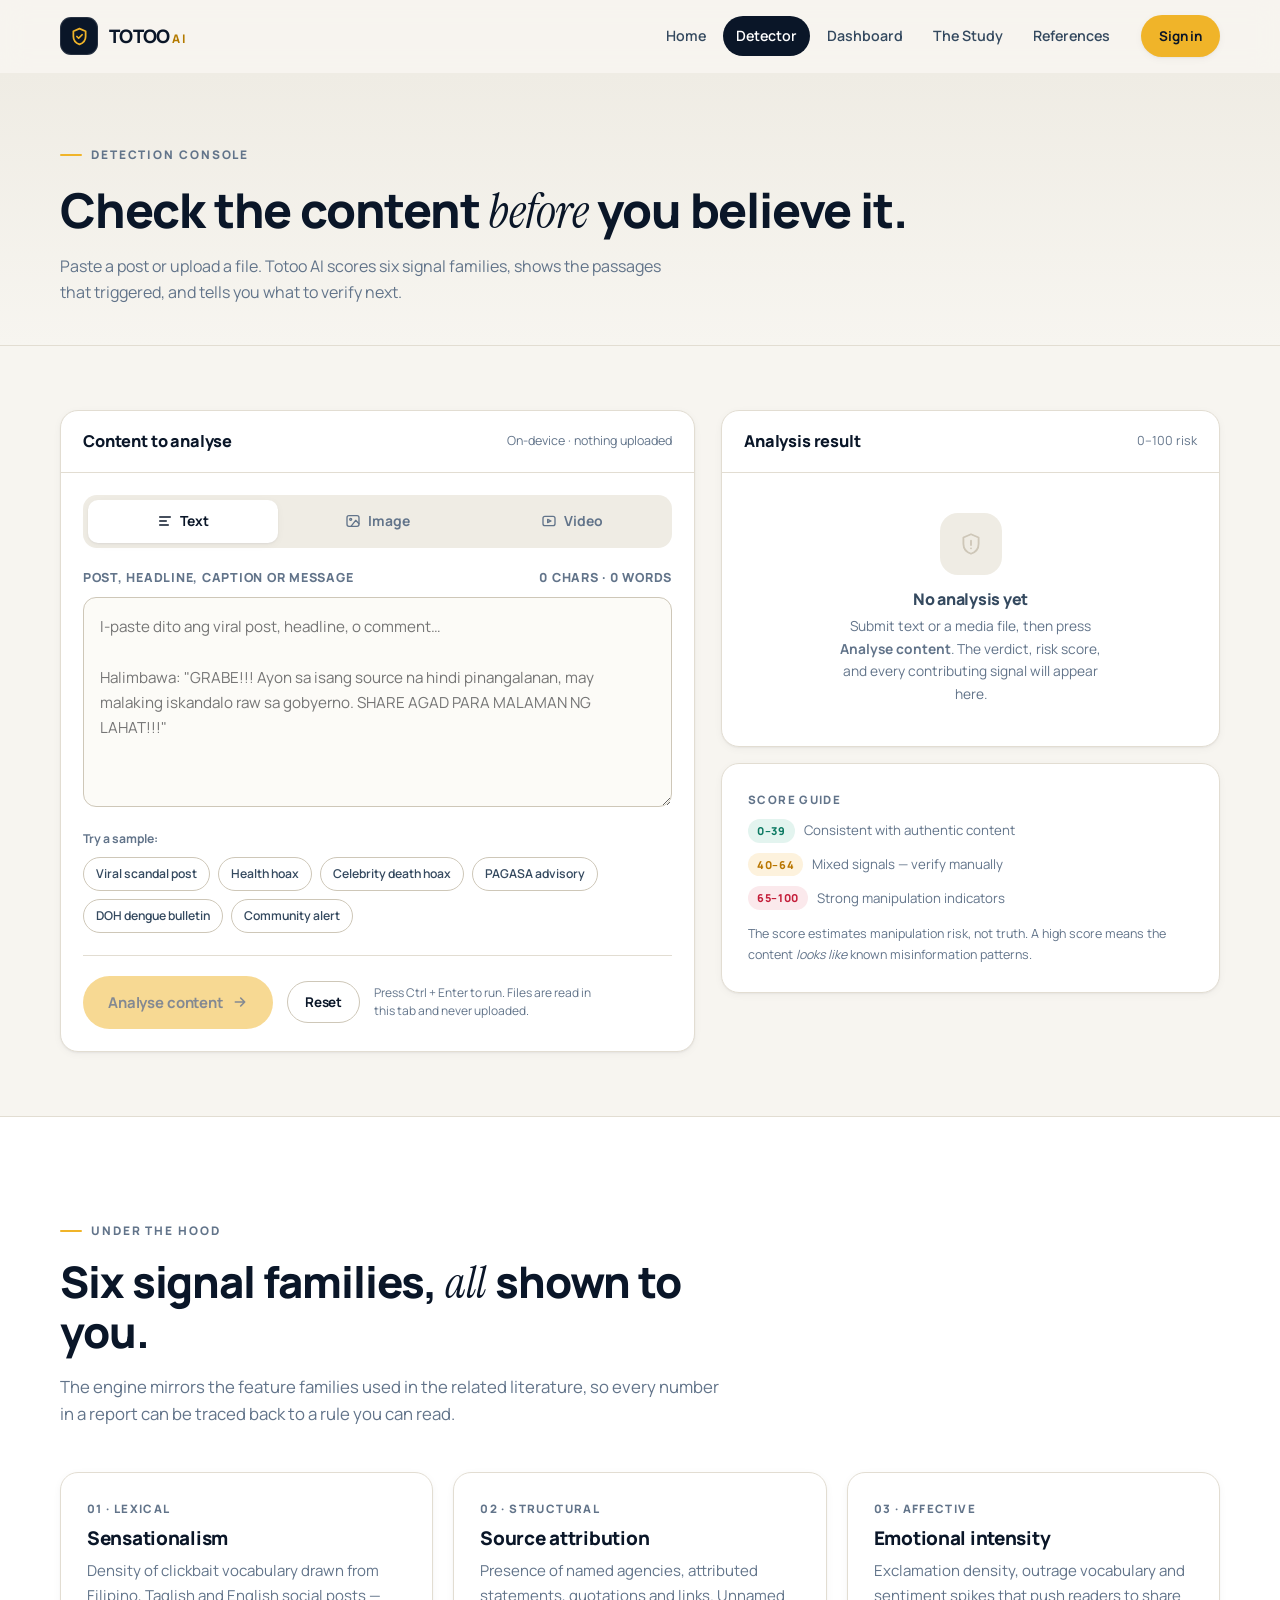
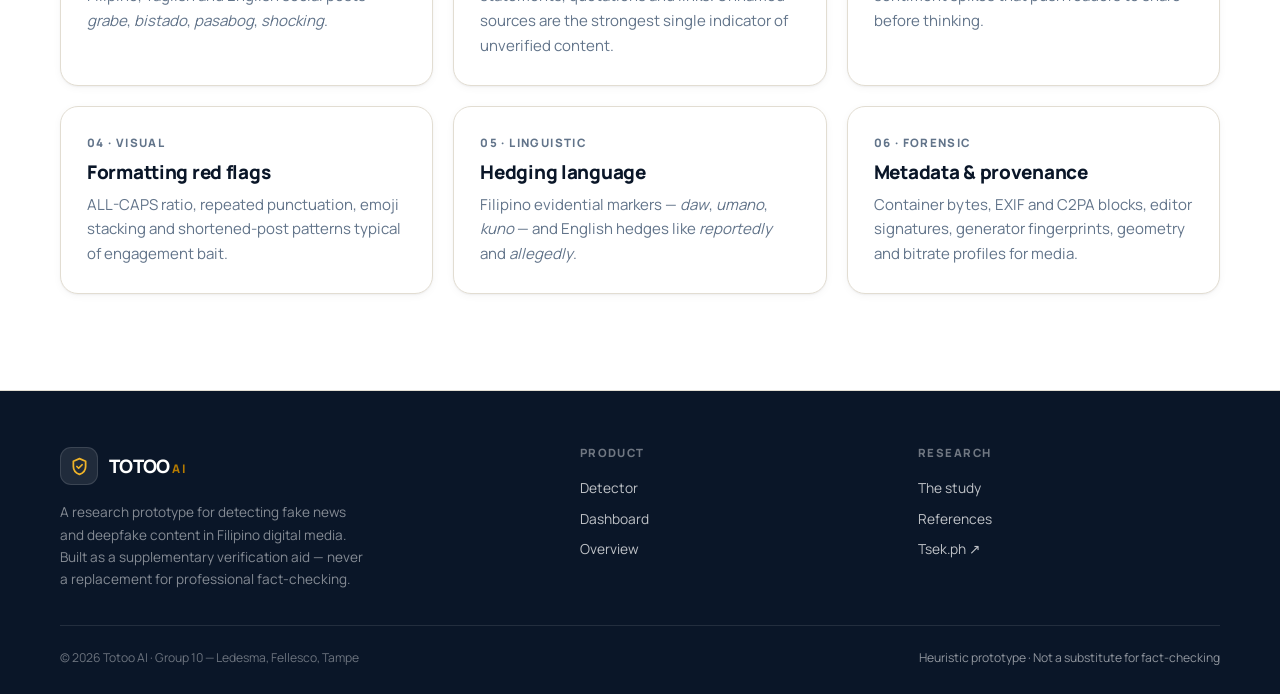
<file: detector.html>
<!DOCTYPE html>
<html lang="en">
<head>
<meta charset="UTF-8">
<meta name="viewport" content="width=device-width, initial-scale=1">
<title>Detector — Totoo AI</title>
<meta name="description" content="Analyse Filipino text, images and videos for fake-news and deepfake indicators. Every verdict comes with a risk score and the signals behind it.">
<link rel="icon" href="assets/favicon.svg" type="image/svg+xml">
<link rel="preconnect" href="https://fonts.googleapis.com">
<link rel="preconnect" href="https://fonts.gstatic.com" crossorigin>
<link href="https://fonts.googleapis.com/css2?family=Instrument+Serif:ital@0;1&family=Manrope:wght@400;500;600;700;800&display=swap" rel="stylesheet">
<link rel="stylesheet" href="css/styles.css">
</head>
<body>

<header class="site-header">
  <div class="wrap header-inner">
    <a class="brand" href="index.html" aria-label="Totoo AI home">
      <span class="brand-mark" aria-hidden="true">
        <svg viewBox="0 0 24 24" fill="none" stroke="#F0B429" stroke-width="2" stroke-linecap="round" stroke-linejoin="round">
          <path d="M12 3l7 3v6c0 4.4-3 7.6-7 9-4-1.4-7-4.6-7-9V6l7-3z"/>
          <path d="M9 12l2 2 4-4"/>
        </svg>
      </span>
      <span class="brand-text">TOTOO<span>AI</span></span>
    </a>
    <nav class="nav" id="nav" aria-label="Main">
      <a href="index.html">Home</a>
      <a href="detector.html" aria-current="page">Detector</a>
      <a href="dashboard.html">Dashboard</a>
      <a href="about.html">The Study</a>
      <a href="references.html">References</a>
      <span class="nav-auth" id="navAuth"></span>
    </nav>
    <div class="auth-slot" id="authSlot"></div>
    <button class="nav-toggle" id="navToggle" aria-label="Toggle navigation" aria-expanded="false" aria-controls="nav"><span></span></button>
  </div>
</header>

<main>

  <section class="page-head">
    <div class="wrap">
      <span class="eyebrow">Detection console</span>
      <h1>Check the content <span class="serif">before</span> you believe it.</h1>
      <p>Paste a post or upload a file. Totoo AI scores six signal families, shows the passages that triggered, and tells you what to verify next.</p>
    </div>
  </section>

  <section class="section-tight">
    <div class="wrap">
      <div class="detector-grid">

        <!-- ---------------- INPUT ---------------- -->
        <section class="panel">
          <div class="panel-head">
            <h2>Content to analyse</h2>
            <span class="sub">On-device · nothing uploaded</span>
          </div>
          <div class="panel-body">

            <div class="tabs" role="tablist" aria-label="Content type">
              <button class="tab active" role="tab" aria-selected="true" aria-controls="panel-text" data-tab="text" type="button">
                <svg viewBox="0 0 24 24" fill="none" stroke="currentColor" stroke-width="2" stroke-linecap="round"><path d="M4 6h16M4 12h10M4 18h13"/></svg>
                Text
              </button>
              <button class="tab" role="tab" aria-selected="false" aria-controls="panel-image" data-tab="image" type="button">
                <svg viewBox="0 0 24 24" fill="none" stroke="currentColor" stroke-width="2" stroke-linecap="round" stroke-linejoin="round"><rect x="3" y="4" width="18" height="16" rx="3"/><circle cx="8.5" cy="9.5" r="1.5"/><path d="M21 16l-5-5-7 9"/></svg>
                Image
              </button>
              <button class="tab" role="tab" aria-selected="false" aria-controls="panel-video" data-tab="video" type="button">
                <svg viewBox="0 0 24 24" fill="none" stroke="currentColor" stroke-width="2" stroke-linecap="round" stroke-linejoin="round"><rect x="3" y="5" width="18" height="14" rx="3"/><path d="M10 9.5l5 2.5-5 2.5z"/></svg>
                Video
              </button>
            </div>

            <!-- TEXT -->
            <div class="tab-panel active" id="panel-text" data-panel="text" role="tabpanel">
              <div class="field-label">
                <span>Post, headline, caption or message</span>
                <span id="charCount">0 chars</span>
              </div>
              <label for="textInput" class="is-hidden">Content to analyse</label>
              <textarea id="textInput" class="text-input" placeholder="I-paste dito ang viral post, headline, o comment…&#10;&#10;Halimbawa: &quot;GRABE!!! Ayon sa isang source na hindi pinangalanan, may malaking iskandalo raw sa gobyerno. SHARE AGAD PARA MALAMAN NG LAHAT!!!&quot;"></textarea>
              <div class="sample-row">
                <span class="sample-label">Try a sample:</span>
                <div class="sample-chips" id="sampleRow"></div>
              </div>
            </div>

            <!-- IMAGE -->
            <div class="tab-panel" id="panel-image" data-panel="image" role="tabpanel">
              <div class="dropzone" id="dzImage">
                <input type="file" id="fileImage" accept="image/png,image/jpeg,image/webp,image/gif" aria-label="Choose an image">
                <div class="dz-icon" aria-hidden="true">
                  <svg width="24" height="24" viewBox="0 0 24 24" fill="none" stroke="currentColor" stroke-width="1.8" stroke-linecap="round" stroke-linejoin="round"><path d="M12 16V4M8 8l4-4 4 4"/><path d="M4 15v3a2 2 0 002 2h12a2 2 0 002-2v-3"/></svg>
                </div>
                <h4>Drop an image, or click to browse</h4>
                <p>Screenshots, memes, and photos from posts or group chats.</p>
                <span class="formats">JPG · PNG · WebP · up to 25 MB</span>
              </div>
              <div class="preview" id="previewImage">
                <div data-media></div>
                <div class="preview-meta">
                  <span class="preview-meta-items" id="previewMetaImage"></span>
                  <button class="file-clear is-hidden" id="clearImage" type="button">Remove</button>
                </div>
              </div>
            </div>

            <!-- VIDEO -->
            <div class="tab-panel" id="panel-video" data-panel="video" role="tabpanel">
              <div class="dropzone" id="dzVideo">
                <input type="file" id="fileVideo" accept="video/mp4,video/webm,video/quicktime" aria-label="Choose a video">
                <div class="dz-icon" aria-hidden="true">
                  <svg width="24" height="24" viewBox="0 0 24 24" fill="none" stroke="currentColor" stroke-width="1.8" stroke-linecap="round" stroke-linejoin="round"><path d="M12 16V4M8 8l4-4 4 4"/><path d="M4 15v3a2 2 0 002 2h12a2 2 0 002-2v-3"/></svg>
                </div>
                <h4>Drop a video, or click to browse</h4>
                <p>Short clips and reels are the most common deepfake format.</p>
                <span class="formats">MP4 · WebM · MOV · up to 120 MB</span>
              </div>
              <div class="preview" id="previewVideo">
                <div data-media></div>
                <div class="preview-meta">
                  <span class="preview-meta-items" id="previewMetaVideo"></span>
                  <button class="file-clear is-hidden" id="clearVideo" type="button">Remove</button>
                </div>
              </div>
            </div>

            <div class="run-row">
              <button class="btn btn-primary" id="runBtn" type="button" disabled>
                Analyse content
                <svg class="arrow" width="16" height="16" viewBox="0 0 24 24" fill="none" stroke="currentColor" stroke-width="2.4" stroke-linecap="round" stroke-linejoin="round"><path d="M5 12h14M13 6l6 6-6 6"/></svg>
              </button>
              <button class="btn btn-ghost btn-sm" id="clearBtn" type="button">Reset</button>
              <span class="hint">Press Ctrl + Enter to run. Files are read in this tab and never uploaded.</span>
            </div>
          </div>

          <div class="analyzing" id="analyzing">
            <div style="display:flex;align-items:center;gap:10px">
              <span class="spinner"></span>
              <b style="font-size:.9rem">Running signal checks…</b>
            </div>
            <div class="analysis-steps" id="analysisSteps"></div>
          </div>
        </section>

        <!-- ---------------- RESULT ---------------- -->
        <div class="sticky-col">
          <section class="panel" id="resultWrap">
            <div class="panel-head">
              <h2>Analysis result</h2>
              <span class="sub">0–100 risk</span>
            </div>
            <div class="result-empty" id="resultEmpty">
              <div class="re-icon" aria-hidden="true">
                <svg width="26" height="26" viewBox="0 0 24 24" fill="none" stroke="currentColor" stroke-width="1.7" stroke-linecap="round" stroke-linejoin="round"><path d="M12 3l7 3v6c0 4.4-3 7.6-7 9-4-1.4-7-4.6-7-9V6l7-3z"/><path d="M12 9v4M12 16h.01"/></svg>
              </div>
              <h3>No analysis yet</h3>
              <p>Submit text or a media file, then press <strong>Analyse content</strong>. The verdict, risk score, and every contributing signal will appear here.</p>
            </div>
            <div class="result" id="result" role="region" aria-live="polite" aria-label="Analysis result"></div>
          </section>

          <div class="card" style="margin-top:16px">
            <span class="card-tag">Score guide</span>
            <div style="display:grid;gap:10px;margin-top:4px">
              <div style="display:flex;align-items:center;gap:9px;font-size:.83rem">
                <span class="badge authentic">0–39</span>
                <span style="color:var(--muted)">Consistent with authentic content</span>
              </div>
              <div style="display:flex;align-items:center;gap:9px;font-size:.83rem">
                <span class="badge suspicious">40–64</span>
                <span style="color:var(--muted)">Mixed signals — verify manually</span>
              </div>
              <div style="display:flex;align-items:center;gap:9px;font-size:.83rem">
                <span class="badge fake">65–100</span>
                <span style="color:var(--muted)">Strong manipulation indicators</span>
              </div>
            </div>
            <p style="margin-top:14px;font-size:.78rem;color:var(--muted)">
              The score estimates manipulation risk, not truth. A high score means the content
              <em>looks like</em> known misinformation patterns.
            </p>
          </div>
        </div>

      </div>
    </div>
  </section>

  <section class="section section-alt">
    <div class="wrap">
      <div class="section-head reveal">
        <span class="eyebrow">Under the hood</span>
        <h2>Six signal families, <span class="serif">all</span> shown to you.</h2>
        <p>The engine mirrors the feature families used in the related literature, so every number in a report can be traced back to a rule you can read.</p>
      </div>
      <div class="grid grid-3">
        <article class="card reveal">
          <span class="card-tag">01 · Lexical</span>
          <h3>Sensationalism</h3>
          <p>Density of clickbait vocabulary drawn from Filipino, Taglish and English social posts — <em>grabe</em>, <em>bistado</em>, <em>pasabog</em>, <em>shocking</em>.</p>
        </article>
        <article class="card reveal">
          <span class="card-tag">02 · Structural</span>
          <h3>Source attribution</h3>
          <p>Presence of named agencies, attributed statements, quotations and links. Unnamed sources are the strongest single indicator of unverified content.</p>
        </article>
        <article class="card reveal">
          <span class="card-tag">03 · Affective</span>
          <h3>Emotional intensity</h3>
          <p>Exclamation density, outrage vocabulary and sentiment spikes that push readers to share before thinking.</p>
        </article>
        <article class="card reveal">
          <span class="card-tag">04 · Visual</span>
          <h3>Formatting red flags</h3>
          <p>ALL-CAPS ratio, repeated punctuation, emoji stacking and shortened-post patterns typical of engagement bait.</p>
        </article>
        <article class="card reveal">
          <span class="card-tag">05 · Linguistic</span>
          <h3>Hedging language</h3>
          <p>Filipino evidential markers — <em>daw</em>, <em>umano</em>, <em>kuno</em> — and English hedges like <em>reportedly</em> and <em>allegedly</em>.</p>
        </article>
        <article class="card reveal">
          <span class="card-tag">06 · Forensic</span>
          <h3>Metadata &amp; provenance</h3>
          <p>Container bytes, EXIF and C2PA blocks, editor signatures, generator fingerprints, geometry and bitrate profiles for media.</p>
        </article>
      </div>
    </div>
  </section>

</main>

<footer class="site-footer">
  <div class="wrap">
    <div class="footer-grid">
      <div>
        <a class="brand" href="index.html" aria-label="Totoo AI home">
          <span class="brand-mark" aria-hidden="true">
            <svg viewBox="0 0 24 24" fill="none" stroke="#F0B429" stroke-width="2" stroke-linecap="round" stroke-linejoin="round">
              <path d="M12 3l7 3v6c0 4.4-3 7.6-7 9-4-1.4-7-4.6-7-9V6l7-3z"/>
              <path d="M9 12l2 2 4-4"/>
            </svg>
          </span>
          <span class="brand-text">TOTOO<span>AI</span></span>
        </a>
        <p class="footer-about">
          A research prototype for detecting fake news and deepfake content in Filipino
          digital media. Built as a supplementary verification aid — never a replacement
          for professional fact-checking.
        </p>
      </div>
      <div class="footer-col">
        <h4>Product</h4>
        <a href="detector.html">Detector</a>
        <a href="dashboard.html">Dashboard</a>
        <a href="index.html">Overview</a>
      </div>
      <div class="footer-col">
        <h4>Research</h4>
        <a href="about.html">The study</a>
        <a href="references.html">References</a>
        <a href="https://tsek.ph/" target="_blank" rel="noopener">Tsek.ph ↗</a>
      </div>
    </div>
    <div class="footer-base">
      <span>© <span data-year>2026</span> Totoo AI · Group 10 — Ledesma, Fellesco, Tampe</span>
      <span class="proto">Heuristic prototype · Not a substitute for fact-checking</span>
    </div>
  </div>
</footer>

<script src="js/engine.js"></script>
<script src="js/samples.js"></script>
<script src="js/auth.js"></script>
<script src="js/store.js"></script>
<script src="js/main.js"></script>
<script src="js/detector.js"></script>
</body>
</html>
</file>
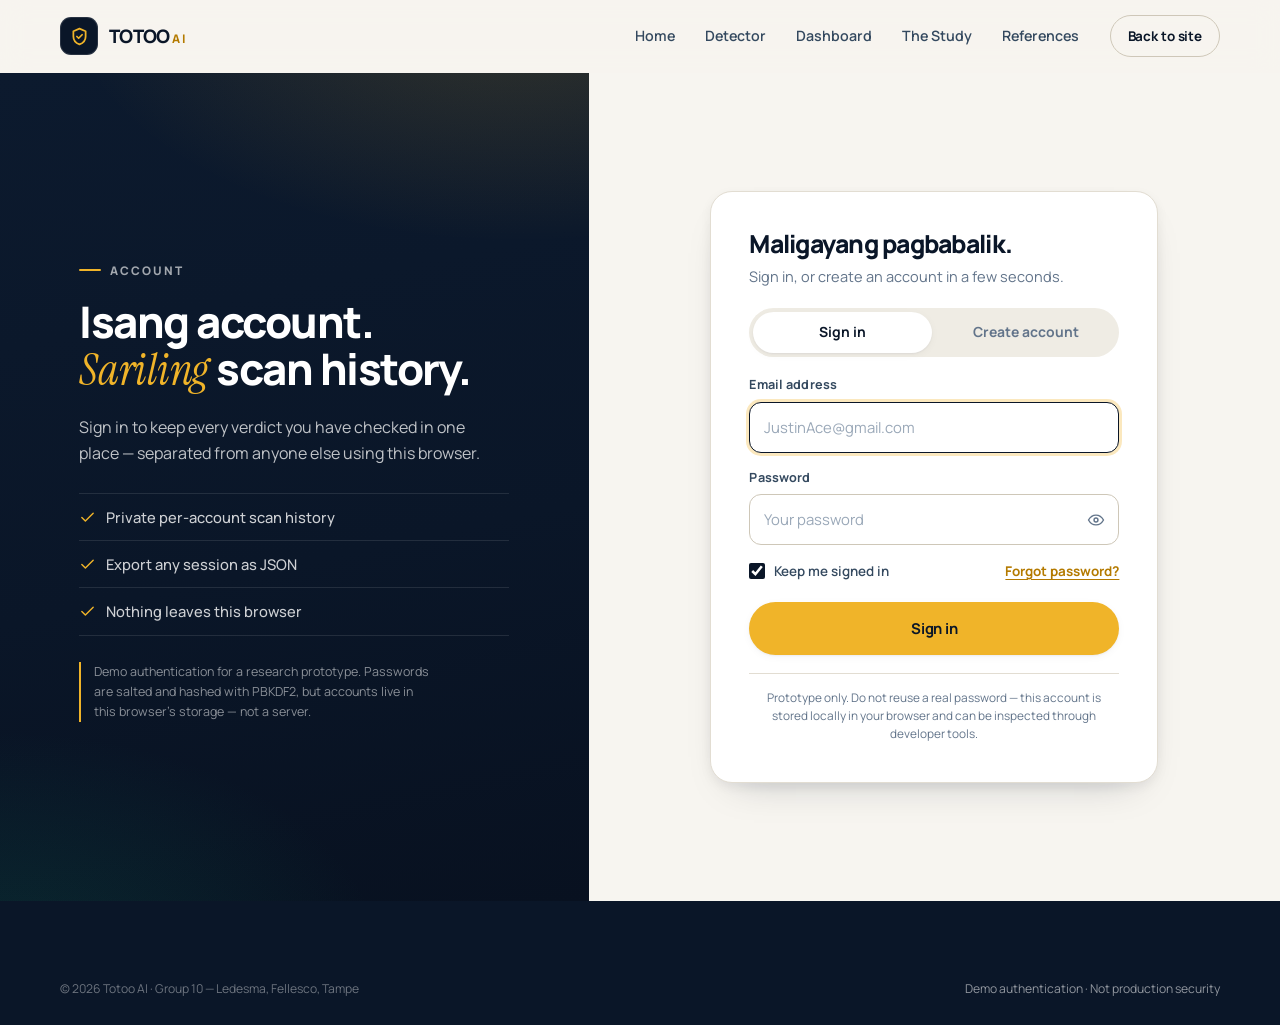
<file: login.html>
<!DOCTYPE html>
<html lang="en">
<head>
<meta charset="UTF-8">
<meta name="viewport" content="width=device-width, initial-scale=1">
<title>Sign in — Totoo AI</title>
<meta name="description" content="Sign in to Totoo AI to keep a private scan history of the content you have checked.">
<link rel="icon" href="assets/favicon.svg" type="image/svg+xml">
<link rel="preconnect" href="https://fonts.googleapis.com">
<link rel="preconnect" href="https://fonts.gstatic.com" crossorigin>
<link href="https://fonts.googleapis.com/css2?family=Instrument+Serif:ital@0;1&family=Manrope:wght@400;500;600;700;800&display=swap" rel="stylesheet">
<link rel="stylesheet" href="css/styles.css">
</head>
<body>

<header class="site-header">
  <div class="wrap header-inner">
    <a class="brand" href="index.html" aria-label="Totoo AI home">
      <span class="brand-mark" aria-hidden="true">
        <svg viewBox="0 0 24 24" fill="none" stroke="#F0B429" stroke-width="2" stroke-linecap="round" stroke-linejoin="round">
          <path d="M12 3l7 3v6c0 4.4-3 7.6-7 9-4-1.4-7-4.6-7-9V6l7-3z"/>
          <path d="M9 12l2 2 4-4"/>
        </svg>
      </span>
      <span class="brand-text">TOTOO<span>AI</span></span>
    </a>
    <nav class="nav" id="nav" aria-label="Main">
      <a href="index.html">Home</a>
      <a href="detector.html">Detector</a>
      <a href="dashboard.html">Dashboard</a>
      <a href="about.html">The Study</a>
      <a href="references.html">References</a>
    </nav>
    <a class="btn btn-ghost btn-sm nav-cta" href="index.html">Back to site</a>
    <button class="nav-toggle" id="navToggle" aria-label="Toggle navigation" aria-expanded="false" aria-controls="nav"><span></span></button>
  </div>
</header>

<main class="auth-page">

  <section class="auth-brand">
    <div class="auth-brand-inner">
      <span class="eyebrow on-dark">Account</span>
      <h1>Isang account.<br><span class="serif">Sariling</span> scan history.</h1>
      <p class="auth-brand-lead">
        Sign in to keep every verdict you have checked in one place — separated from
        anyone else using this browser.
      </p>
      <ul class="auth-points">
        <li>
          <svg width="17" height="17" viewBox="0 0 24 24" fill="none" stroke="currentColor" stroke-width="2" stroke-linecap="round" stroke-linejoin="round"><path d="M20 6L9 17l-5-5"/></svg>
          Private per-account scan history
        </li>
        <li>
          <svg width="17" height="17" viewBox="0 0 24 24" fill="none" stroke="currentColor" stroke-width="2" stroke-linecap="round" stroke-linejoin="round"><path d="M20 6L9 17l-5-5"/></svg>
          Export any session as JSON
        </li>
        <li>
          <svg width="17" height="17" viewBox="0 0 24 24" fill="none" stroke="currentColor" stroke-width="2" stroke-linecap="round" stroke-linejoin="round"><path d="M20 6L9 17l-5-5"/></svg>
          Nothing leaves this browser
        </li>
      </ul>
      <p class="auth-brand-note">
        Demo authentication for a research prototype. Passwords are salted and hashed
        with PBKDF2, but accounts live in this browser's storage — not a server.
      </p>
    </div>
  </section>

  <section class="auth-main">
    <div class="auth-card">
      <div class="auth-head">
        <h2>Maligayang pagbabalik.</h2>
        <p>Sign in, or create an account in a few seconds.</p>
      </div>

      <div class="auth-switch" role="tablist" aria-label="Authentication mode">
        <button type="button" class="active" role="tab" aria-selected="true" aria-controls="signin-panel" data-mode="signin">Sign in</button>
        <button type="button" role="tab" aria-selected="false" aria-controls="register-panel" data-mode="register">Create account</button>
      </div>

      <div class="auth-banner" id="authBanner" role="alert" aria-live="polite"></div>

      <!-- SIGN IN -->
      <div class="auth-panel active" id="signin-panel" data-panel="signin" role="tabpanel">
        <form id="signInForm" novalidate>
          <div class="field">
            <label for="signinEmail">Email address</label>
            <div class="input-wrap">
              <input class="input" id="signinEmail" name="email" type="email" inputmode="email" autocomplete="email" placeholder="JustinAce@gmail.com">
            </div>
            <p class="field-error" data-error="email"></p>
          </div>

          <div class="field">
            <label for="signinPassword">Password</label>
            <div class="input-wrap">
              <input class="input" id="signinPassword" name="password" type="password" autocomplete="current-password" placeholder="Your password">
              <button class="pw-toggle" type="button" data-toggle-pw="signinPassword" aria-label="Show password">
                <svg width="18" height="18" viewBox="0 0 24 24" fill="none" stroke="currentColor" stroke-width="1.9" stroke-linecap="round" stroke-linejoin="round"><path d="M2 12s3.6-6.5 10-6.5S22 12 22 12s-3.6 6.5-10 6.5S2 12 2 12z"/><circle cx="12" cy="12" r="2.6"/></svg>
              </button>
            </div>
            <p class="field-error" data-error="password"></p>
          </div>

          <div class="auth-row">
            <label class="check">
              <input type="checkbox" name="remember" checked>
              <span>Keep me signed in</span>
            </label>
            <button class="link-btn" type="button" id="forgotBtn">Forgot password?</button>
          </div>

          <button class="btn btn-primary btn-block" type="submit" data-label="Sign in">
            <span class="btn-label">Sign in</span>
          </button>
        </form>
      </div>

      <!-- REGISTER -->
      <div class="auth-panel" id="register-panel" data-panel="register" role="tabpanel">
        <form id="signUpForm" novalidate>
          <div class="field">
            <label for="signupName">Full name</label>
            <div class="input-wrap">
              <input class="input" id="signupName" name="name" type="text" autocomplete="name" placeholder="Justin Ace Fellesco">
            </div>
            <p class="field-error" data-error="name"></p>
          </div>

          <div class="field">
            <label for="signupEmail">Email address</label>
            <div class="input-wrap">
              <input class="input" id="signupEmail" name="email" type="email" inputmode="email" autocomplete="email" placeholder="JustinAce@gmail.com">
            </div>
            <p class="field-error" data-error="email"></p>
          </div>

          <div class="field">
            <label for="signupPassword">Password</label>
            <div class="input-wrap">
              <input class="input" id="signupPassword" name="password" type="password" autocomplete="new-password" placeholder="At least 8 characters">
              <button class="pw-toggle" type="button" data-toggle-pw="signupPassword" aria-label="Show password">
                <svg width="18" height="18" viewBox="0 0 24 24" fill="none" stroke="currentColor" stroke-width="1.9" stroke-linecap="round" stroke-linejoin="round"><path d="M2 12s3.6-6.5 10-6.5S22 12 22 12s-3.6 6.5-10 6.5S2 12 2 12z"/><circle cx="12" cy="12" r="2.6"/></svg>
              </button>
            </div>
            <div class="strength" id="strength" data-level="0" role="img" aria-label="Password strength">
              <span></span><span></span><span></span><span></span>
            </div>
            <p class="field-error" data-error="password"></p>
          </div>

          <div class="field">
            <label for="signupConfirm">Confirm password</label>
            <div class="input-wrap">
              <input class="input" id="signupConfirm" name="confirm" type="password" autocomplete="new-password" placeholder="Type it again">
            </div>
            <p class="field-error" data-error="confirm"></p>
          </div>

          <label class="check" style="margin-bottom:18px">
            <input type="checkbox" name="remember" checked>
            <span>Keep me signed in</span>
          </label>

          <button class="btn btn-primary btn-block" type="submit" data-label="Create account">
            <span class="btn-label">Create account</span>
          </button>
        </form>
      </div>

      <p class="auth-foot">
        Prototype only. Do not reuse a real password — this account is stored locally in
        your browser and can be inspected through developer tools.
      </p>
    </div>
  </section>

</main>

<footer class="site-footer auth-footer">
  <div class="wrap">
    <div class="footer-base">
      <span>© <span data-year>2026</span> Totoo AI · Group 10 — Ledesma, Fellesco, Tampe</span>
      <span class="proto">Demo authentication · Not production security</span>
    </div>
  </div>
</footer>

<script src="js/auth.js"></script>
<script src="js/main.js"></script>
<script src="js/login.js"></script>
</body>
</html>
</file>
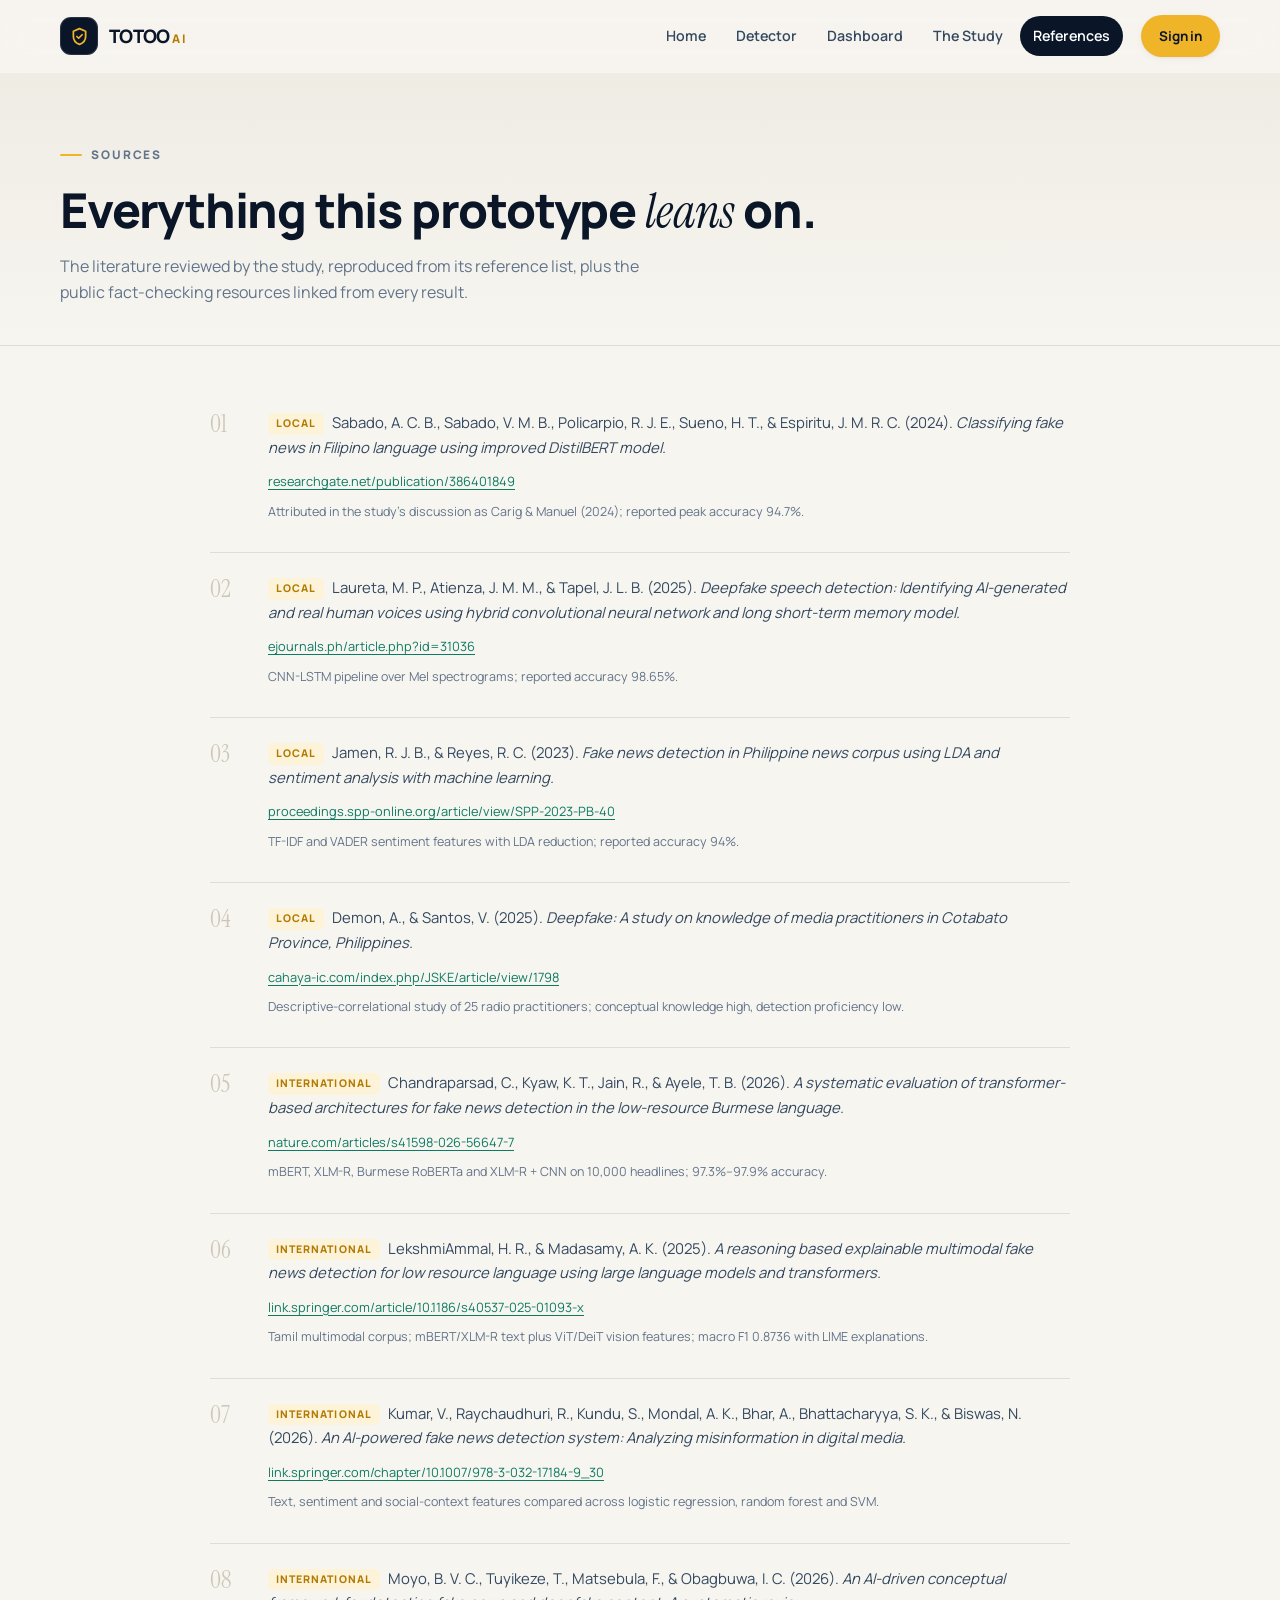
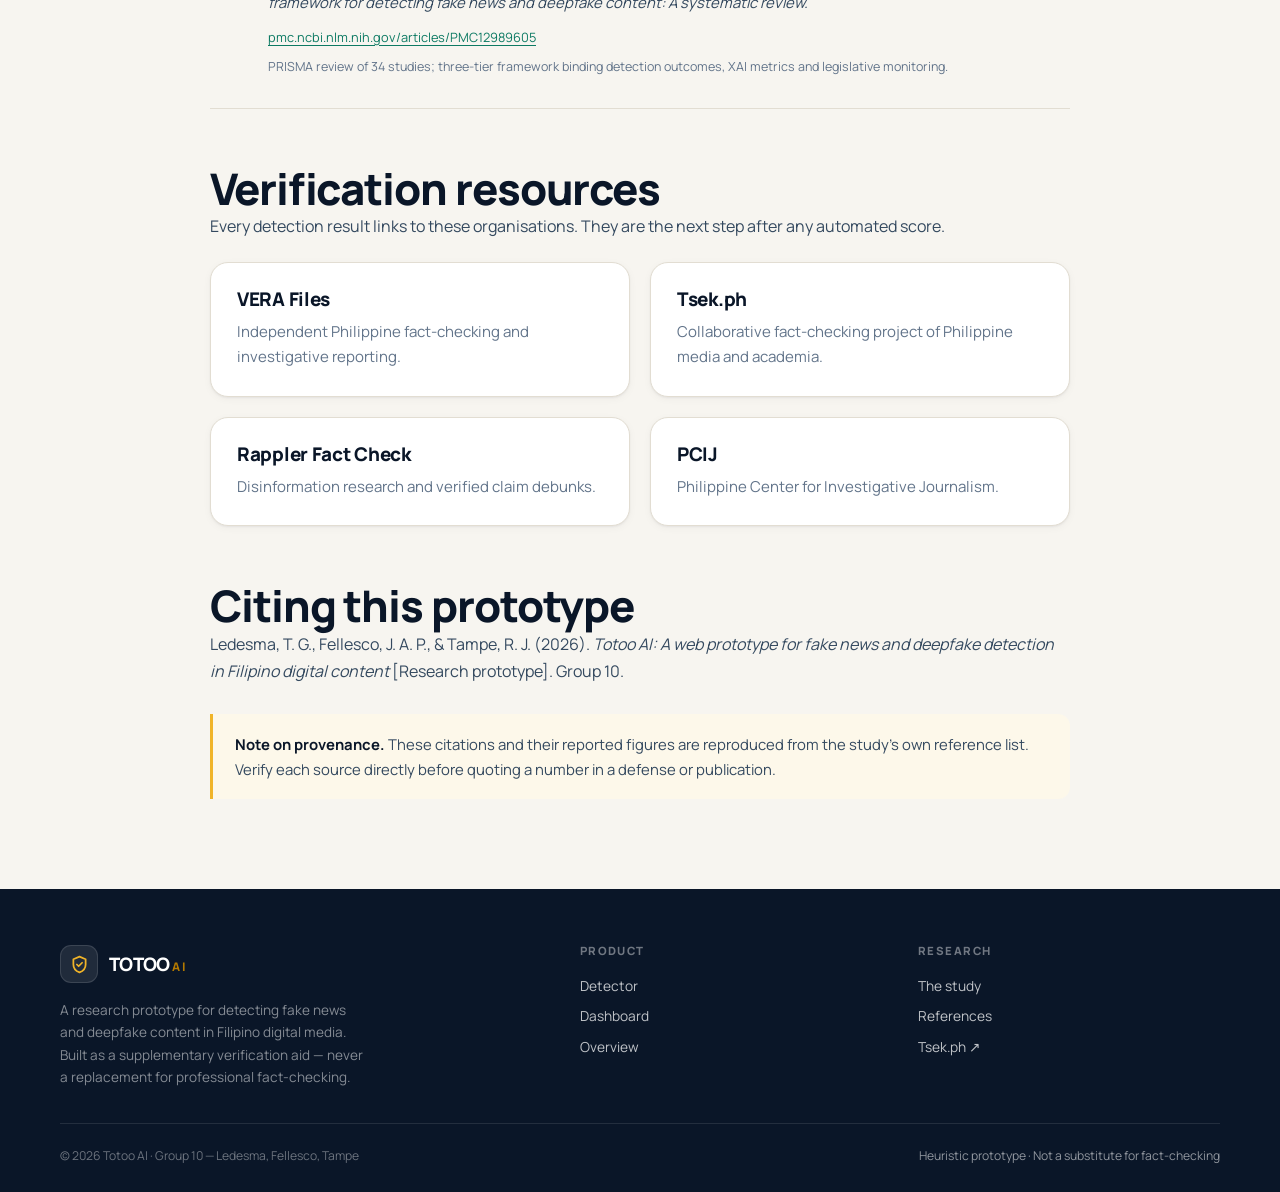
<file: references.html>
<!DOCTYPE html>
<html lang="en">
<head>
<meta charset="UTF-8">
<meta name="viewport" content="width=device-width, initial-scale=1">
<title>References — Totoo AI</title>
<meta name="description" content="The literature cited in the study on AI-based fake news and deepfake detection in Filipino digital content.">
<link rel="icon" href="assets/favicon.svg" type="image/svg+xml">
<link rel="preconnect" href="https://fonts.googleapis.com">
<link rel="preconnect" href="https://fonts.gstatic.com" crossorigin>
<link href="https://fonts.googleapis.com/css2?family=Instrument+Serif:ital@0;1&family=Manrope:wght@400;500;600;700;800&display=swap" rel="stylesheet">
<link rel="stylesheet" href="css/styles.css">
</head>
<body>

<header class="site-header">
  <div class="wrap header-inner">
    <a class="brand" href="index.html" aria-label="Totoo AI home">
      <span class="brand-mark" aria-hidden="true">
        <svg viewBox="0 0 24 24" fill="none" stroke="#F0B429" stroke-width="2" stroke-linecap="round" stroke-linejoin="round">
          <path d="M12 3l7 3v6c0 4.4-3 7.6-7 9-4-1.4-7-4.6-7-9V6l7-3z"/>
          <path d="M9 12l2 2 4-4"/>
        </svg>
      </span>
      <span class="brand-text">TOTOO<span>AI</span></span>
    </a>
    <nav class="nav" id="nav" aria-label="Main">
      <a href="index.html">Home</a>
      <a href="detector.html">Detector</a>
      <a href="dashboard.html">Dashboard</a>
      <a href="about.html">The Study</a>
      <a href="references.html" aria-current="page">References</a>
      <span class="nav-auth" id="navAuth"></span>
    </nav>
    <div class="auth-slot" id="authSlot"></div>
    <button class="nav-toggle" id="navToggle" aria-label="Toggle navigation" aria-expanded="false" aria-controls="nav"><span></span></button>
  </div>
</header>

<main>

  <section class="page-head">
    <div class="wrap">
      <span class="eyebrow">Sources</span>
      <h1>Everything this prototype <span class="serif">leans</span> on.</h1>
      <p>The literature reviewed by the study, reproduced from its reference list, plus the public fact-checking resources linked from every result.</p>
    </div>
  </section>

  <section class="section-tight">
    <div class="wrap-narrow">

      <div class="ref-list">

        <article class="ref-item">
          <span class="ref-num">01</span>
          <div>
            <p><span class="ref-tag">Local</span>Sabado, A. C. B., Sabado, V. M. B., Policarpio, R. J. E., Sueno, H. T., &amp; Espiritu, J. M. R. C. (2024). <em>Classifying fake news in Filipino language using improved DistilBERT model.</em></p>
            <a href="https://www.researchgate.net/publication/386401849_Classifying_Fake_News_in_Filipino_Language_using_Improved_DistilBERT_Model" target="_blank" rel="noopener">researchgate.net/publication/386401849</a>
            <p style="font-size:.78rem;color:var(--muted);margin-top:8px">Attributed in the study's discussion as Carig &amp; Manuel (2024); reported peak accuracy 94.7%.</p>
          </div>
        </article>

        <article class="ref-item">
          <span class="ref-num">02</span>
          <div>
            <p><span class="ref-tag">Local</span>Laureta, M. P., Atienza, J. M. M., &amp; Tapel, J. L. B. (2025). <em>Deepfake speech detection: Identifying AI-generated and real human voices using hybrid convolutional neural network and long short-term memory model.</em></p>
            <a href="https://ejournals.ph/article.php?id=31036" target="_blank" rel="noopener">ejournals.ph/article.php?id=31036</a>
            <p style="font-size:.78rem;color:var(--muted);margin-top:8px">CNN-LSTM pipeline over Mel spectrograms; reported accuracy 98.65%.</p>
          </div>
        </article>

        <article class="ref-item">
          <span class="ref-num">03</span>
          <div>
            <p><span class="ref-tag">Local</span>Jamen, R. J. B., &amp; Reyes, R. C. (2023). <em>Fake news detection in Philippine news corpus using LDA and sentiment analysis with machine learning.</em></p>
            <a href="https://proceedings.spp-online.org/article/view/SPP-2023-PB-40" target="_blank" rel="noopener">proceedings.spp-online.org/article/view/SPP-2023-PB-40</a>
            <p style="font-size:.78rem;color:var(--muted);margin-top:8px">TF-IDF and VADER sentiment features with LDA reduction; reported accuracy 94%.</p>
          </div>
        </article>

        <article class="ref-item">
          <span class="ref-num">04</span>
          <div>
            <p><span class="ref-tag">Local</span>Demon, A., &amp; Santos, V. (2025). <em>Deepfake: A study on knowledge of media practitioners in Cotabato Province, Philippines.</em></p>
            <a href="https://cahaya-ic.com/index.php/JSKE/article/view/1798" target="_blank" rel="noopener">cahaya-ic.com/index.php/JSKE/article/view/1798</a>
            <p style="font-size:.78rem;color:var(--muted);margin-top:8px">Descriptive-correlational study of 25 radio practitioners; conceptual knowledge high, detection proficiency low.</p>
          </div>
        </article>

        <article class="ref-item">
          <span class="ref-num">05</span>
          <div>
            <p><span class="ref-tag">International</span>Chandraparsad, C., Kyaw, K. T., Jain, R., &amp; Ayele, T. B. (2026). <em>A systematic evaluation of transformer-based architectures for fake news detection in the low-resource Burmese language.</em></p>
            <a href="https://www.nature.com/articles/s41598-026-56647-7" target="_blank" rel="noopener">nature.com/articles/s41598-026-56647-7</a>
            <p style="font-size:.78rem;color:var(--muted);margin-top:8px">mBERT, XLM-R, Burmese RoBERTa and XLM-R + CNN on 10,000 headlines; 97.3%–97.9% accuracy.</p>
          </div>
        </article>

        <article class="ref-item">
          <span class="ref-num">06</span>
          <div>
            <p><span class="ref-tag">International</span>LekshmiAmmal, H. R., &amp; Madasamy, A. K. (2025). <em>A reasoning based explainable multimodal fake news detection for low resource language using large language models and transformers.</em></p>
            <a href="https://link.springer.com/article/10.1186/s40537-025-01093-x" target="_blank" rel="noopener">link.springer.com/article/10.1186/s40537-025-01093-x</a>
            <p style="font-size:.78rem;color:var(--muted);margin-top:8px">Tamil multimodal corpus; mBERT/XLM-R text plus ViT/DeiT vision features; macro F1 0.8736 with LIME explanations.</p>
          </div>
        </article>

        <article class="ref-item">
          <span class="ref-num">07</span>
          <div>
            <p><span class="ref-tag">International</span>Kumar, V., Raychaudhuri, R., Kundu, S., Mondal, A. K., Bhar, A., Bhattacharyya, S. K., &amp; Biswas, N. (2026). <em>An AI-powered fake news detection system: Analyzing misinformation in digital media.</em></p>
            <a href="https://link.springer.com/chapter/10.1007/978-3-032-17184-9_30" target="_blank" rel="noopener">link.springer.com/chapter/10.1007/978-3-032-17184-9_30</a>
            <p style="font-size:.78rem;color:var(--muted);margin-top:8px">Text, sentiment and social-context features compared across logistic regression, random forest and SVM.</p>
          </div>
        </article>

        <article class="ref-item">
          <span class="ref-num">08</span>
          <div>
            <p><span class="ref-tag">International</span>Moyo, B. V. C., Tuyikeze, T., Matsebula, F., &amp; Obagbuwa, I. C. (2026). <em>An AI-driven conceptual framework for detecting fake news and deepfake content: A systematic review.</em></p>
            <a href="https://pmc.ncbi.nlm.nih.gov/articles/PMC12989605/" target="_blank" rel="noopener">pmc.ncbi.nlm.nih.gov/articles/PMC12989605</a>
            <p style="font-size:.78rem;color:var(--muted);margin-top:8px">PRISMA review of 34 studies; three-tier framework binding detection outcomes, XAI metrics and legislative monitoring.</p>
          </div>
        </article>

      </div>

      <h2 style="margin-top:56px">Verification resources</h2>
      <p style="color:var(--ink-soft)">Every detection result links to these organisations. They are the next step after any automated score.</p>
      <div class="grid grid-2" style="margin-top:22px">
        <a class="card" href="https://verafiles.org/articles" target="_blank" rel="noopener">
          <h3>VERA Files</h3>
          <p>Independent Philippine fact-checking and investigative reporting.</p>
        </a>
        <a class="card" href="https://tsek.ph/" target="_blank" rel="noopener">
          <h3>Tsek.ph</h3>
          <p>Collaborative fact-checking project of Philippine media and academia.</p>
        </a>
        <a class="card" href="https://www.rappler.com/newsbreak/fact-check/" target="_blank" rel="noopener">
          <h3>Rappler Fact Check</h3>
          <p>Disinformation research and verified claim debunks.</p>
        </a>
        <a class="card" href="https://pcij.org/" target="_blank" rel="noopener">
          <h3>PCIJ</h3>
          <p>Philippine Center for Investigative Journalism.</p>
        </a>
      </div>

      <h2 style="margin-top:56px">Citing this prototype</h2>
      <p style="color:var(--ink-soft)">
        Ledesma, T. G., Fellesco, J. A. P., &amp; Tampe, R. J. (2026). <em>Totoo AI: A web prototype for fake news and deepfake detection in Filipino digital content</em> [Research prototype]. Group 10.
      </p>

      <div class="callout" style="margin-top:30px">
        <p><strong>Note on provenance.</strong> These citations and their reported figures are reproduced from the study's own reference list. Verify each source directly before quoting a number in a defense or publication.</p>
      </div>

    </div>
  </section>

</main>

<footer class="site-footer">
  <div class="wrap">
    <div class="footer-grid">
      <div>
        <a class="brand" href="index.html" aria-label="Totoo AI home">
          <span class="brand-mark" aria-hidden="true">
            <svg viewBox="0 0 24 24" fill="none" stroke="#F0B429" stroke-width="2" stroke-linecap="round" stroke-linejoin="round">
              <path d="M12 3l7 3v6c0 4.4-3 7.6-7 9-4-1.4-7-4.6-7-9V6l7-3z"/>
              <path d="M9 12l2 2 4-4"/>
            </svg>
          </span>
          <span class="brand-text">TOTOO<span>AI</span></span>
        </a>
        <p class="footer-about">
          A research prototype for detecting fake news and deepfake content in Filipino
          digital media. Built as a supplementary verification aid — never a replacement
          for professional fact-checking.
        </p>
      </div>
      <div class="footer-col">
        <h4>Product</h4>
        <a href="detector.html">Detector</a>
        <a href="dashboard.html">Dashboard</a>
        <a href="index.html">Overview</a>
      </div>
      <div class="footer-col">
        <h4>Research</h4>
        <a href="about.html">The study</a>
        <a href="references.html">References</a>
        <a href="https://tsek.ph/" target="_blank" rel="noopener">Tsek.ph ↗</a>
      </div>
    </div>
    <div class="footer-base">
      <span>© <span data-year>2026</span> Totoo AI · Group 10 — Ledesma, Fellesco, Tampe</span>
      <span class="proto">Heuristic prototype · Not a substitute for fact-checking</span>
    </div>
  </div>
</footer>

<script src="js/auth.js"></script>
<script src="js/main.js"></script>
</body>
</html>
</file>
<file: css/styles.css>
/* ============================================================
   TOTOO AI — Design System
   Filipino fake-news & deepfake detection prototype
   ============================================================ */

:root {
  --ink: #0a1628;
  --ink-2: #16283f;
  --ink-soft: #34495f;
  --muted: #62748a;
  --paper: #f7f5f0;
  --paper-2: #efece4;
  --surface: #ffffff;
  --line: #e2ddd2;
  --line-strong: #cec7b8;

  --gold: #f0b429;
  --gold-deep: #b47a00;
  --crimson: #c41e3a;
  --crimson-soft: #fbe9ec;
  --teal: #0d7a63;
  --teal-soft: #e3f4ef;
  --amber: #b97600;
  --amber-soft: #fdf2dd;

  --radius: 18px;
  --radius-sm: 12px;
  --radius-pill: 999px;

  --shadow-sm: 0 1px 2px rgba(10, 22, 40, .05), 0 2px 8px rgba(10, 22, 40, .04);
  --shadow: 0 4px 12px rgba(10, 22, 40, .06), 0 18px 40px -24px rgba(10, 22, 40, .28);
  --shadow-lg: 0 30px 70px -30px rgba(10, 22, 40, .35);

  --font-sans: "Manrope", "Segoe UI", system-ui, -apple-system, sans-serif;
  --font-serif: "Instrument Serif", "Iowan Old Style", Georgia, serif;

  --ease: cubic-bezier(.22, 1, .36, 1);
}

* { box-sizing: border-box; }

html {
  scroll-behavior: smooth;
  -webkit-text-size-adjust: 100%;
}

body {
  margin: 0;
  font-family: var(--font-sans);
  font-size: 16px;
  line-height: 1.65;
  color: var(--ink);
  background: var(--paper);
  -webkit-font-smoothing: antialiased;
  text-rendering: optimizeLegibility;
}

img, svg, video { max-width: 100%; display: block; }

a { color: inherit; text-decoration: none; }

button, input, textarea, select { font: inherit; color: inherit; }

h1, h2, h3, h4 { margin: 0; line-height: 1.12; letter-spacing: -.025em; font-weight: 800; }
h1 { font-size: clamp(2.5rem, 5.6vw, 4.35rem); }
h2 { font-size: clamp(1.9rem, 3.4vw, 2.85rem); }
h3 { font-size: 1.18rem; letter-spacing: -.015em; }
p { margin: 0 0 1rem; }
p:last-child { margin-bottom: 0; }

::selection { background: var(--gold); color: var(--ink); }

:focus-visible {
  outline: 3px solid var(--gold);
  outline-offset: 3px;
  border-radius: 6px;
}

.serif {
  font-family: var(--font-serif);
  font-style: italic;
  font-weight: 400;
  letter-spacing: -.01em;
}

/* ---------- layout ---------- */

.wrap {
  width: min(1160px, calc(100% - 44px));
  margin-inline: auto;
}
.wrap-narrow { width: min(860px, calc(100% - 44px)); margin-inline: auto; }

.section { padding: clamp(56px, 8vw, 96px) 0; }
.section-tight { padding: clamp(40px, 5vw, 64px) 0; }
.section-alt { background: var(--surface); border-block: 1px solid var(--line); }

.grid { display: grid; gap: 20px; }
.grid-3 { grid-template-columns: repeat(3, 1fr); }
.grid-2 { grid-template-columns: repeat(2, 1fr); }
.grid-4 { grid-template-columns: repeat(4, 1fr); }

.eyebrow {
  display: inline-flex;
  align-items: center;
  gap: 9px;
  font-size: .74rem;
  font-weight: 800;
  letter-spacing: .16em;
  text-transform: uppercase;
  color: var(--muted);
  margin-bottom: 18px;
}
.eyebrow::before {
  content: "";
  width: 22px;
  height: 2px;
  background: var(--gold);
  border-radius: 2px;
}
.eyebrow.on-dark { color: rgba(255, 255, 255, .62); }

.section-head { max-width: 660px; margin-bottom: 44px; }
.section-head p { color: var(--muted); font-size: 1.05rem; margin-top: 16px; }

.lead { font-size: 1.1rem; color: var(--ink-soft); }

/* ---------- header ---------- */

.site-header {
  position: sticky;
  top: 0;
  z-index: 60;
  background: rgba(247, 245, 240, .82);
  backdrop-filter: saturate(160%) blur(14px);
  -webkit-backdrop-filter: saturate(160%) blur(14px);
  border-bottom: 1px solid transparent;
  transition: border-color .25s, background .25s;
}
.site-header.is-stuck {
  border-bottom-color: var(--line);
  background: rgba(247, 245, 240, .94);
}

.header-inner {
  display: flex;
  align-items: center;
  gap: 18px;
  height: 72px;
}

.brand { display: inline-flex; align-items: center; gap: 11px; margin-right: auto; }
.brand-mark {
  width: 38px; height: 38px;
  border-radius: 11px;
  background: var(--ink);
  display: grid; place-items: center;
  box-shadow: inset 0 0 0 1px rgba(255,255,255,.12);
  flex: none;
}
.brand-mark svg { width: 21px; height: 21px; }
.brand-text {
  font-weight: 800;
  font-size: 1.16rem;
  letter-spacing: -.04em;
  line-height: 1;
  display: flex; align-items: baseline; gap: 3px;
}
.brand-text span {
  color: var(--gold-deep);
  font-size: .74rem;
  letter-spacing: .12em;
  font-weight: 800;
}

.nav { display: flex; align-items: center; gap: 4px; }
.nav a {
  padding: 8px 13px;
  border-radius: var(--radius-pill);
  font-size: .89rem;
  font-weight: 600;
  color: var(--ink-soft);
  transition: background .18s, color .18s;
}
.nav a:hover { background: rgba(10, 22, 40, .055); color: var(--ink); }
.nav a[aria-current="page"] { background: var(--ink); color: #fff; }

.nav-toggle {
  display: none;
  width: 42px; height: 42px;
  border: 1px solid var(--line-strong);
  background: var(--surface);
  border-radius: 11px;
  cursor: pointer;
  padding: 0;
  place-items: center;
}
.nav-toggle span {
  display: block;
  width: 17px; height: 1.8px;
  background: var(--ink);
  position: relative;
  transition: background .2s;
}
.nav-toggle span::before,
.nav-toggle span::after {
  content: "";
  position: absolute; left: 0;
  width: 17px; height: 1.8px;
  background: var(--ink);
  transition: transform .22s var(--ease), top .22s var(--ease);
}
.nav-toggle span::before { top: -5.5px; }
.nav-toggle span::after { top: 5.5px; }
.nav-toggle[aria-expanded="true"] span { background: transparent; }
.nav-toggle[aria-expanded="true"] span::before { top: 0; transform: rotate(45deg); }
.nav-toggle[aria-expanded="true"] span::after { top: 0; transform: rotate(-45deg); }

/* ---------- buttons ---------- */

.btn {
  --btn-bg: var(--ink);
  --btn-fg: #fff;
  display: inline-flex;
  align-items: center;
  justify-content: center;
  gap: 9px;
  padding: 13px 24px;
  border: 1px solid transparent;
  border-radius: var(--radius-pill);
  background: var(--btn-bg);
  color: var(--btn-fg);
  font-weight: 700;
  font-size: .93rem;
  letter-spacing: -.01em;
  cursor: pointer;
  transition: transform .18s var(--ease), box-shadow .2s, background .2s, opacity .2s;
  box-shadow: var(--shadow-sm);
  white-space: nowrap;
}
.btn:hover { transform: translateY(-1.5px); box-shadow: var(--shadow); }
.btn:active { transform: translateY(0); }
.btn:disabled { opacity: .5; cursor: not-allowed; transform: none; box-shadow: none; }

.btn-primary { --btn-bg: var(--gold); --btn-fg: var(--ink); }
.btn-primary:hover { --btn-bg: #ffc53d; }
.btn-ghost {
  --btn-bg: transparent;
  --btn-fg: var(--ink);
  border-color: var(--line-strong);
  box-shadow: none;
}
.btn-ghost:hover { background: rgba(10, 22, 40, .04); box-shadow: none; }
.btn-light {
  --btn-bg: rgba(255,255,255,.1);
  --btn-fg: #fff;
  border-color: rgba(255,255,255,.24);
  box-shadow: none;
  backdrop-filter: blur(6px);
}
.btn-light:hover { --btn-bg: rgba(255,255,255,.18); box-shadow: none; }
.btn-sm { padding: 9px 17px; font-size: .84rem; }
.btn-block { width: 100%; }
.btn .arrow { transition: transform .2s var(--ease); }
.btn:hover .arrow { transform: translateX(3px); }

/* ---------- hero ---------- */

.hero {
  position: relative;
  overflow: hidden;
  background:
    radial-gradient(1000px 520px at 82% -12%, rgba(240, 180, 41, .16), transparent 62%),
    radial-gradient(760px 420px at 6% 108%, rgba(13, 122, 99, .16), transparent 60%),
    linear-gradient(168deg, #0c1a2e 0%, #0a1628 58%, #081120 100%);
  color: #fff;
  padding: clamp(60px, 9vw, 104px) 0 clamp(56px, 7vw, 88px);
}
.hero::before {
  content: "";
  position: absolute; inset: 0;
  background-image:
    linear-gradient(to right, rgba(255,255,255,.055) 1px, transparent 1px),
    linear-gradient(to bottom, rgba(255,255,255,.055) 1px, transparent 1px);
  background-size: 68px 68px;
  mask-image: radial-gradient(ellipse 90% 70% at 50% 30%, #000 20%, transparent 78%);
  -webkit-mask-image: radial-gradient(ellipse 90% 70% at 50% 30%, #000 20%, transparent 78%);
  pointer-events: none;
}
.hero > .wrap { position: relative; }

.hero-grid {
  display: grid;
  grid-template-columns: 1.06fr .94fr;
  gap: clamp(32px, 5vw, 64px);
  align-items: center;
}

.hero h1 { color: #fff; }
.hero h1 .serif { color: var(--gold); }
.hero .lead {
  color: rgba(255, 255, 255, .74);
  font-size: clamp(1rem, 1.5vw, 1.13rem);
  max-width: 47ch;
  margin-top: 22px;
}
.hero-actions { display: flex; flex-wrap: wrap; gap: 12px; margin-top: 32px; }

.hero-note {
  margin-top: 26px;
  display: flex; align-items: flex-start; gap: 10px;
  font-size: .8rem;
  color: rgba(255,255,255,.52);
  max-width: 46ch;
  line-height: 1.5;
}
.hero-note svg { flex: none; margin-top: 2px; opacity: .8; }

.hero-badges {
  display: flex; flex-wrap: wrap; gap: 8px;
  margin-bottom: 26px;
}
.pill {
  display: inline-flex; align-items: center; gap: 7px;
  padding: 6px 13px;
  border-radius: var(--radius-pill);
  border: 1px solid rgba(255,255,255,.18);
  background: rgba(255,255,255,.06);
  font-size: .73rem;
  font-weight: 700;
  letter-spacing: .06em;
  text-transform: uppercase;
  color: rgba(255,255,255,.82);
}
.pill .dot { width: 6px; height: 6px; border-radius: 50%; background: var(--gold); }

/* live demo card */
.demo-card {
  background: rgba(255, 255, 255, .055);
  border: 1px solid rgba(255, 255, 255, .14);
  border-radius: 22px;
  padding: 18px;
  box-shadow: var(--shadow-lg);
  backdrop-filter: blur(18px);
  -webkit-backdrop-filter: blur(18px);
}
.demo-card-head {
  display: flex; align-items: center; gap: 8px;
  padding: 2px 4px 14px;
  font-size: .74rem;
  font-weight: 800;
  letter-spacing: .13em;
  text-transform: uppercase;
  color: rgba(255,255,255,.58);
}
.demo-card-head .rec {
  width: 7px; height: 7px; border-radius: 50%;
  background: #37d67a;
  box-shadow: 0 0 0 4px rgba(55,214,122,.16);
  animation: pulse 2.4s infinite;
}
@keyframes pulse {
  0%, 100% { box-shadow: 0 0 0 4px rgba(55,214,122,.16); }
  50% { box-shadow: 0 0 0 7px rgba(55,214,122,.05); }
}

.demo-card textarea {
  width: 100%;
  min-height: 118px;
  resize: vertical;
  padding: 14px 15px;
  border-radius: 13px;
  border: 1px solid rgba(255,255,255,.14);
  background: rgba(6, 13, 24, .5);
  color: #f4f7fb;
  font-size: .93rem;
  line-height: 1.6;
  transition: border-color .2s, box-shadow .2s;
}
.demo-card textarea::placeholder { color: rgba(255,255,255,.34); }
.demo-card textarea:focus {
  outline: none;
  border-color: rgba(240,180,41,.6);
  box-shadow: 0 0 0 4px rgba(240,180,41,.12);
}

.demo-foot {
  display: flex; align-items: center; justify-content: space-between;
  gap: 12px; margin-top: 12px; flex-wrap: wrap;
}
.demo-meta { font-size: .76rem; color: rgba(255,255,255,.42); }

.demo-result {
  margin-top: 14px;
  display: none;
  align-items: center;
  gap: 12px;
  padding: 12px 14px;
  border-radius: 13px;
  border: 1px solid rgba(255,255,255,.14);
  background: rgba(255,255,255,.06);
  animation: rise .35s var(--ease) both;
}
.demo-result.show { display: flex; }
.demo-result .verdict-dot {
  width: 10px; height: 10px; border-radius: 50%; flex: none;
  box-shadow: 0 0 0 4px rgba(255,255,255,.06);
}
.demo-result .verdict-text { font-size: .84rem; font-weight: 700; }
.demo-result .verdict-sub { font-size: .75rem; color: rgba(255,255,255,.52); }
.demo-result .verdict-score { margin-left: auto; font-weight: 800; font-size: 1rem; }

.demo-open {
  margin-top: 10px;
  border: 0;
  background: transparent;
  color: var(--gold);
  font-size: .8rem;
  font-weight: 700;
  cursor: pointer;
  padding: 4px 2px;
  transition: color .18s, transform .18s;
}
.demo-open:hover { color: #ffd166; transform: translateX(2px); }

.hero-stats {
  display: grid;
  grid-template-columns: repeat(3, 1fr);
  gap: 1px;
  margin-top: clamp(40px, 6vw, 62px);
  border-radius: 16px;
  overflow: hidden;
  background: rgba(255,255,255,.12);
  border: 1px solid rgba(255,255,255,.12);
}
.hero-stat {
  background: rgba(9, 20, 35, .55);
  padding: 18px 20px;
  backdrop-filter: blur(8px);
}
.hero-stat b {
  display: block;
  font-size: clamp(1.3rem, 2.4vw, 1.7rem);
  letter-spacing: -.03em;
  line-height: 1.1;
}
.hero-stat span {
  font-size: .76rem;
  color: rgba(255,255,255,.55);
  letter-spacing: .02em;
}

/* ---------- cards ---------- */

.card {
  background: var(--surface);
  border: 1px solid var(--line);
  border-radius: var(--radius);
  padding: 26px;
  box-shadow: var(--shadow-sm);
  transition: transform .25s var(--ease), box-shadow .25s, border-color .25s;
  position: relative;
}
.card:hover { transform: translateY(-3px); box-shadow: var(--shadow); border-color: var(--line-strong); }

.icon-box {
  width: 46px; height: 46px;
  border-radius: 13px;
  display: grid; place-items: center;
  background: var(--paper-2);
  color: var(--ink);
  margin-bottom: 18px;
  border: 1px solid var(--line);
}
.icon-box.gold { background: #fdf3d9; border-color: #f3e0ae; color: var(--gold-deep); }
.icon-box.teal { background: var(--teal-soft); border-color: #c6e8df; color: var(--teal); }
.icon-box.crimson { background: var(--crimson-soft); border-color: #f6d3da; color: var(--crimson); }

.card p { color: var(--muted); font-size: .94rem; margin-top: 10px; }
.card .card-tag {
  font-size: .72rem;
  font-weight: 800;
  letter-spacing: .12em;
  text-transform: uppercase;
  color: var(--muted);
  margin-bottom: 10px;
  display: block;
}

.step-num {
  font-family: var(--font-serif);
  font-size: 2.4rem;
  line-height: 1;
  color: var(--line-strong);
  margin-bottom: 12px;
  display: block;
}
.step { padding-top: 8px; border-top: 2px solid var(--line); }
.step:hover { border-top-color: var(--gold); }

/* ---------- benchmarks ---------- */

.bench-panel {
  background: var(--ink);
  color: #fff;
  border-radius: 24px;
  padding: clamp(28px, 4vw, 44px);
  position: relative;
  overflow: hidden;
}
.bench-panel::after {
  content: "";
  position: absolute;
  width: 420px; height: 420px;
  right: -140px; top: -180px;
  background: radial-gradient(circle, rgba(240,180,41,.22), transparent 68%);
  pointer-events: none;
}
.bench-panel h2 { color: #fff; max-width: 20ch; }
.bench-panel .eyebrow { color: rgba(255,255,255,.55); }
.bench-intro { color: rgba(255,255,255,.6); max-width: 52ch; margin-top: 14px; }

.bench-list { margin-top: 34px; display: grid; gap: 20px; }
.bench-row { display: grid; gap: 8px; }
.bench-top {
  display: flex; align-items: baseline; justify-content: space-between;
  gap: 16px; font-size: .88rem;
}
.bench-top .name { color: rgba(255,255,255,.88); font-weight: 600; }
.bench-top .val { font-weight: 800; color: var(--gold); font-variant-numeric: tabular-nums; }
.bench-track {
  height: 7px;
  border-radius: 99px;
  background: rgba(255,255,255,.1);
  overflow: hidden;
}
.bench-fill {
  display: block;
  height: 100%;
  border-radius: 99px;
  background: linear-gradient(90deg, rgba(240,180,41,.55), var(--gold));
  width: 0;
  transition: width 1.1s var(--ease);
}
.bench-source { font-size: .72rem; color: rgba(255,255,255,.4); margin-top: 26px; line-height: 1.6; }
.bench-source a { color: rgba(255,255,255,.62); text-decoration: underline; text-underline-offset: 2px; }

/* ---------- detector ---------- */

.page-head {
  padding: clamp(40px, 6vw, 64px) 0 clamp(28px, 4vw, 40px);
  background: linear-gradient(180deg, var(--paper-2), var(--paper));
  border-bottom: 1px solid var(--line);
}
.page-head h1 { font-size: clamp(2rem, 4vw, 3rem); }
.page-head p { color: var(--muted); max-width: 62ch; margin-top: 14px; }

.detector-grid {
  display: grid;
  grid-template-columns: 1.12fr .88fr;
  gap: 26px;
  align-items: start;
}
@media (min-width: 981px) {
  .sticky-col { position: sticky; top: 92px; }
}

.panel {
  background: var(--surface);
  border: 1px solid var(--line);
  border-radius: var(--radius);
  box-shadow: var(--shadow-sm);
  overflow: hidden;
}
.panel-head {
  padding: 20px 22px;
  border-bottom: 1px solid var(--line);
  display: flex; align-items: center; gap: 12px;
}
.panel-head h2 { font-size: 1.02rem; letter-spacing: -.01em; }
.panel-head .sub { font-size: .78rem; color: var(--muted); margin-left: auto; }
.panel-body { padding: 22px; }

.tabs {
  display: grid;
  grid-template-columns: repeat(3, 1fr);
  gap: 5px;
  background: var(--paper-2);
  padding: 5px;
  border-radius: 14px;
  margin-bottom: 20px;
}
.tab {
  border: 0;
  background: transparent;
  padding: 10px 8px;
  border-radius: 10px;
  font-size: .87rem;
  font-weight: 700;
  color: var(--muted);
  cursor: pointer;
  display: flex; align-items: center; justify-content: center; gap: 7px;
  transition: background .18s, color .18s, box-shadow .18s;
}
.tab svg { width: 16px; height: 16px; }
.tab:hover { color: var(--ink); }
.tab.active {
  background: var(--surface);
  color: var(--ink);
  box-shadow: var(--shadow-sm);
}

.tab-panel { display: none; }
.tab-panel.active { display: block; animation: fade .25s var(--ease); }

.field-label {
  display: flex; align-items: baseline; justify-content: space-between;
  font-size: .78rem; font-weight: 800;
  letter-spacing: .06em; text-transform: uppercase;
  color: var(--muted);
  margin-bottom: 9px;
}

textarea.text-input {
  width: 100%;
  min-height: 210px;
  padding: 16px;
  border-radius: 13px;
  border: 1px solid var(--line-strong);
  background: #fcfbf7;
  font-size: .95rem;
  line-height: 1.65;
  resize: vertical;
  transition: border-color .2s, box-shadow .2s, background .2s;
}
textarea.text-input:focus {
  outline: none;
  border-color: var(--gold-deep);
  background: #fff;
  box-shadow: 0 0 0 4px rgba(240,180,41,.14);
}

.sample-row {
  display: flex; flex-wrap: wrap; align-items: center; gap: 8px;
  margin-top: 14px;
}
.sample-label { font-size: .76rem; color: var(--muted); font-weight: 700; }
.sample-chips { display: flex; flex-wrap: wrap; gap: 8px; }
.chip {
  border: 1px solid var(--line-strong);
  background: var(--surface);
  border-radius: var(--radius-pill);
  padding: 6px 12px;
  font-size: .76rem;
  font-weight: 600;
  color: var(--ink-soft);
  cursor: pointer;
  transition: all .16s;
}
.chip:hover { border-color: var(--gold-deep); color: var(--ink); background: #fdf8ea; }
.chip[data-kind="authentic"]:hover { border-color: var(--teal); background: var(--teal-soft); }

.dropzone {
  border: 1.6px dashed var(--line-strong);
  border-radius: 16px;
  padding: 34px 24px;
  text-align: center;
  background: #fcfbf7;
  cursor: pointer;
  transition: border-color .2s, background .2s, transform .2s;
  position: relative;
}
.dropzone:hover { border-color: var(--gold-deep); background: #fdfaf1; }
.dropzone.is-drag {
  border-color: var(--gold-deep);
  background: #fdf5df;
  transform: scale(1.008);
}
.dropzone input { position: absolute; inset: 0; opacity: 0; cursor: pointer; width: 100%; height: 100%; }
.dropzone .dz-icon {
  width: 52px; height: 52px;
  margin: 0 auto 14px;
  border-radius: 15px;
  background: var(--paper-2);
  display: grid; place-items: center;
  color: var(--ink-soft);
}
.dropzone h4 { font-size: .98rem; margin-bottom: 5px; }
.dropzone p { font-size: .82rem; color: var(--muted); }
.dropzone .formats {
  display: inline-block; margin-top: 12px;
  font-size: .7rem; font-weight: 700; letter-spacing: .09em; text-transform: uppercase;
  color: var(--muted);
}

.preview {
  display: none;
  margin-top: 16px;
  border: 1px solid var(--line);
  border-radius: 14px;
  overflow: hidden;
  background: #0e1a2b;
}
.preview.show { display: block; animation: rise .3s var(--ease); }
.preview img, .preview video { width: 100%; max-height: 320px; object-fit: contain; background: #0e1a2b; }
.preview-meta {
  display: flex; flex-wrap: wrap; gap: 6px 18px;
  padding: 11px 14px;
  background: var(--surface);
  border-top: 1px solid var(--line);
  font-size: .76rem;
  color: var(--muted);
}
.preview-meta b { color: var(--ink); font-weight: 700; }
.preview-meta-items { display: flex; flex-wrap: wrap; gap: 6px 18px; min-width: 0; }
.preview-meta-items span { white-space: nowrap; overflow: hidden; text-overflow: ellipsis; max-width: 260px; }
.file-clear {
  margin-left: auto;
  border: 0; background: transparent;
  color: var(--crimson);
  font-size: .76rem; font-weight: 700; cursor: pointer;
}

.run-row {
  display: flex; align-items: center; gap: 14px;
  margin-top: 22px;
  padding-top: 20px;
  border-top: 1px solid var(--line);
  flex-wrap: wrap;
}
.run-row .hint { font-size: .75rem; color: var(--muted); max-width: 32ch; line-height: 1.5; }

.analyzing {
  display: none;
  padding: 26px 22px;
  border-top: 1px solid var(--line);
  background: #fcfbf7;
}
.analyzing.show { display: block; animation: fade .2s; }
.analysis-steps { display: grid; gap: 9px; margin-top: 14px; }
.a-step {
  display: flex; align-items: center; gap: 10px;
  font-size: .82rem; color: var(--muted);
  opacity: .35;
  transition: opacity .3s, color .3s;
}
.a-step.done { opacity: 1; color: var(--ink-soft); }
.a-step .tick {
  width: 17px; height: 17px; border-radius: 50%;
  border: 1.6px solid currentColor;
  display: grid; place-items: center;
  flex: none;
  font-size: 9px;
}
.a-step.active { opacity: 1; color: var(--ink); font-weight: 700; }
.a-step.done .tick { background: var(--teal); border-color: var(--teal); color: #fff; }
.spinner {
  width: 15px; height: 15px; border-radius: 50%;
  border: 2px solid var(--line-strong);
  border-top-color: var(--gold-deep);
  animation: spin .7s linear infinite;
  flex: none;
}
@keyframes spin { to { transform: rotate(360deg); } }

/* ---------- result ---------- */

.result-empty {
  padding: 40px 26px;
  text-align: center;
  color: var(--muted);
}
.result-empty .re-icon {
  width: 62px; height: 62px;
  margin: 0 auto 16px;
  border-radius: 18px;
  background: var(--paper-2);
  display: grid; place-items: center;
  color: var(--line-strong);
}
.result-empty h3 { color: var(--ink-soft); font-size: 1rem; margin-bottom: 6px; }
.result-empty p { font-size: .86rem; max-width: 34ch; margin-inline: auto; }

.result { display: none; }
.result.show { display: block; animation: rise .4s var(--ease); }

.result-head {
  padding: 22px;
  display: flex;
  align-items: center;
  gap: 20px;
  border-bottom: 1px solid var(--line);
}
.gauge { position: relative; width: 104px; height: 104px; flex: none; }
.gauge svg { transform: rotate(-90deg); }
.gauge .track { fill: none; stroke: var(--paper-2); stroke-width: 9; }
.gauge .fill {
  fill: none;
  stroke-width: 9;
  stroke-linecap: round;
  stroke-dasharray: 295.3;
  stroke-dashoffset: 295.3;
  transition: stroke-dashoffset 1.1s var(--ease), stroke .3s;
}
.gauge-center {
  position: absolute; inset: 0;
  display: grid; place-content: center; text-align: center;
}
.gauge-center b { font-size: 1.5rem; letter-spacing: -.04em; line-height: 1; }
.gauge-center span { font-size: .62rem; text-transform: uppercase; letter-spacing: .1em; color: var(--muted); font-weight: 800; }

.verdict-badge {
  display: inline-flex; align-items: center; gap: 7px;
  padding: 5px 12px;
  border-radius: var(--radius-pill);
  font-size: .71rem; font-weight: 800;
  letter-spacing: .1em; text-transform: uppercase;
  margin-bottom: 9px;
}
.verdict-badge.fake { background: var(--crimson-soft); color: var(--crimson); }
.verdict-badge.suspicious { background: var(--amber-soft); color: var(--amber); }
.verdict-badge.authentic { background: var(--teal-soft); color: var(--teal); }
.result-head h2 { font-size: 1.24rem; }
.result-head .r-sub { font-size: .83rem; color: var(--muted); margin-top: 5px; }

.verdict-verdict { font-weight: 800; }
.text-fake { color: var(--crimson); }
.text-suspicious { color: var(--amber); }
.text-authentic { color: var(--teal); }

.result-body { padding: 20px 22px; }
.result-block + .result-block { margin-top: 22px; }
.result-block h4 {
  font-size: .73rem; text-transform: uppercase; letter-spacing: .12em;
  color: var(--muted); font-weight: 800; margin-bottom: 13px;
  display: flex; align-items: center; gap: 8px;
}
.result-block h4::after { content: ""; flex: 1; height: 1px; background: var(--line); }

.signal { display: grid; grid-template-columns: 1fr auto; gap: 5px 12px; margin-bottom: 13px; }
.signal:last-child { margin-bottom: 0; }
.signal-name { font-size: .82rem; font-weight: 600; color: var(--ink-soft); }
.signal-val { font-size: .78rem; font-weight: 800; font-variant-numeric: tabular-nums; }
.signal-track {
  grid-column: 1 / -1;
  height: 5px;
  border-radius: 99px;
  background: var(--paper-2);
  overflow: hidden;
}
.signal-fill {
  display: block;
  height: 100%; width: 0; border-radius: 99px;
  background: var(--teal);
  transition: width .8s var(--ease), background .3s;
}

.excerpt {
  background: #fcfbf7;
  border: 1px solid var(--line);
  border-radius: 12px;
  padding: 15px;
  font-size: .88rem;
  line-height: 1.7;
  color: var(--ink-soft);
  max-height: 190px;
  overflow: auto;
}
.excerpt mark {
  background: #ffe6a8;
  color: var(--ink);
  border-radius: 3px;
  padding: 1px 3px;
  font-weight: 700;
  box-decoration-break: clone;
  -webkit-box-decoration-break: clone;
}

.notes-list { margin: 0; padding: 0; list-style: none; display: grid; gap: 9px; }.notes-list li {
  display: flex; gap: 9px;
  font-size: .85rem; color: var(--ink-soft);
  line-height: 1.55;
}
.notes-list li::before {
  content: "→";
  color: var(--gold-deep);
  font-weight: 800;
  flex: none;
}

.advice {
  background: #fdf8ea;
  border: 1px solid #f0e2bd;
  border-radius: 13px;
  padding: 15px 16px;
}
.advice h4 {
  font-size: .74rem; text-transform: uppercase; letter-spacing: .1em;
  color: var(--gold-deep); margin-bottom: 9px;
}
.advice-links { display: flex; flex-wrap: wrap; gap: 7px; }
.advice-links a {
  font-size: .76rem; font-weight: 700;
  padding: 5px 10px;
  background: rgba(255,255,255,.72);
  border: 1px solid #ecdcb0;
  border-radius: var(--radius-pill);
  transition: all .16s;
}
.advice-links a:hover { background: var(--surface); border-color: var(--gold-deep); }

.disclaimer {
  display: flex; gap: 10px;
  font-size: .76rem;
  color: var(--muted);
  line-height: 1.55;
  padding: 14px 16px;
  background: var(--paper-2);
  border-top: 1px solid var(--line);
}
.disclaimer svg { flex: none; margin-top: 2px; }

.facts {
  display: flex; flex-wrap: wrap; gap: 8px;
  margin-bottom: 4px;
}
.fact {
  background: var(--paper-2);
  border: 1px solid var(--line);
  border-radius: 9px;
  padding: 7px 11px;
  font-size: .76rem;
  line-height: 1.35;
  max-width: 100%;
}
.fact span {
  display: block;
  font-size: .64rem;
  font-weight: 800;
  letter-spacing: .1em;
  text-transform: uppercase;
  color: var(--muted);
  margin-bottom: 2px;
}
.fact b {
  font-weight: 700;
  color: var(--ink);
  word-break: break-word;
}

.result-actions {
  display: flex; flex-wrap: wrap; gap: 8px;
  margin-top: 20px;
  padding-top: 18px;
  border-top: 1px dashed var(--line);
}

/* ---------- dashboard ---------- */

.stat-grid { display: grid; grid-template-columns: repeat(4, 1fr); gap: 14px; }
.stat {
  background: var(--surface);
  border: 1px solid var(--line);
  border-radius: var(--radius-sm);
  padding: 18px 20px;
  box-shadow: var(--shadow-sm);
}
.stat b {
  display: block;
  font-size: clamp(1.5rem, 3vw, 2rem);
  letter-spacing: -.04em;
  line-height: 1.1;
  font-variant-numeric: tabular-nums;
}
.stat span {
  font-size: .74rem; text-transform: uppercase; letter-spacing: .1em;
  color: var(--muted); font-weight: 800;
  display: block; margin-top: 6px;
}
.stat.fake b { color: var(--crimson); }
.stat.ok b { color: var(--teal); }

.toolbar {
  display: flex; flex-wrap: wrap; align-items: center; gap: 9px;
  margin: 26px 0 14px;
}
.toolbar .spacer { margin-left: auto; }
.select {
  appearance: none;
  padding: 8px 30px 8px 12px;
  border: 1px solid var(--line-strong);
  border-radius: var(--radius-pill);
  background: var(--surface) url("data:image/svg+xml,%3Csvg xmlns='http://www.w3.org/2000/svg' width='10' height='6' viewBox='0 0 10 6'%3E%3Cpath d='M1 1l4 4 4-4' stroke='%2362748a' stroke-width='1.6' fill='none' stroke-linecap='round'/%3E%3C/svg%3E") no-repeat right 12px center;
  font-size: .82rem; font-weight: 600; cursor: pointer;
}

.table-wrap {
  background: var(--surface);
  border: 1px solid var(--line);
  border-radius: var(--radius);
  overflow: hidden;
  box-shadow: var(--shadow-sm);
}
.table-scroll { overflow-x: auto; }
table { width: 100%; border-collapse: collapse; font-size: .86rem; }
thead th {
  text-align: left;
  padding: 12px 16px;
  font-size: .7rem;
  text-transform: uppercase;
  letter-spacing: .1em;
  color: var(--muted);
  font-weight: 800;
  background: #fbf9f4;
  border-bottom: 1px solid var(--line);
  white-space: nowrap;
}
tbody td { padding: 13px 16px; border-bottom: 1px solid var(--line); vertical-align: middle; }
tbody tr:last-child td { border-bottom: 0; }
tbody tr:hover { background: #fcfbf7; }
.td-preview { max-width: 320px; color: var(--ink-soft); }
.td-preview span {
  display: block;
  overflow: hidden;
  text-overflow: ellipsis;
  white-space: nowrap;
}
.badge {
  display: inline-flex; align-items: center; gap: 5px;
  padding: 3px 9px;
  border-radius: var(--radius-pill);
  font-size: .68rem; font-weight: 800;
  text-transform: uppercase; letter-spacing: .06em;
  white-space: nowrap;
}
.badge.fake { background: var(--crimson-soft); color: var(--crimson); }
.badge.suspicious { background: var(--amber-soft); color: var(--amber); }
.badge.authentic { background: var(--teal-soft); color: var(--teal); }
.badge.kind { background: var(--paper-2); color: var(--ink-soft); }

.conf-cell { display: flex; align-items: center; gap: 9px; min-width: 108px; }
.conf-track { flex: 1; height: 4px; background: var(--paper-2); border-radius: 99px; overflow: hidden; min-width: 44px; }
.conf-fill { display: block; height: 100%; background: var(--ink-soft); border-radius: 99px; }
.conf-cell b { font-size: .78rem; font-variant-numeric: tabular-nums; }

.empty-state { padding: 56px 28px; text-align: center; }
.empty-state h3 { margin-bottom: 8px; }
.empty-state p { color: var(--muted); font-size: .9rem; max-width: 40ch; margin: 0 auto 20px; }

.chart-card { background: var(--surface); border: 1px solid var(--line); border-radius: var(--radius); padding: 24px; box-shadow: var(--shadow-sm); }
.chart-row { display: grid; grid-template-columns: 190px 1fr 58px; gap: 14px; align-items: center; margin-bottom: 14px; }
.chart-row:last-child { margin-bottom: 0; }
.chart-name { font-size: .8rem; font-weight: 600; color: var(--ink-soft); }
.chart-track { height: 9px; background: var(--paper-2); border-radius: 99px; overflow: hidden; }
.chart-fill { display: block; height: 100%; border-radius: 99px; width: 0; transition: width 1s var(--ease); }
.chart-val { font-size: .8rem; font-weight: 800; text-align: right; font-variant-numeric: tabular-nums; }

/* ---------- about / references ---------- */

.prose { max-width: 74ch; }
.prose h2 { margin-top: 2.2em; margin-bottom: .6em; font-size: 1.8rem; }
.prose h2:first-child { margin-top: 0; }
.prose h3 { margin-top: 1.8em; margin-bottom: .5em; }
.prose p { color: var(--ink-soft); margin-bottom: 1.1em; }
.prose ul, .prose ol { color: var(--ink-soft); padding-left: 1.3em; margin: 0 0 1.2em; }
.prose li { margin-bottom: .45em; }
.prose strong { color: var(--ink); }

.callout {
  border-left: 3px solid var(--gold);
  background: #fdf8ea;
  padding: 18px 22px;
  border-radius: 0 12px 12px 0;
  margin: 26px 0;
}
.callout p { margin: 0; color: var(--ink-soft); font-size: .93rem; }
.callout strong { color: var(--ink); }

.info-grid { display: grid; grid-template-columns: repeat(3, 1fr); gap: 16px; margin-top: 30px; }
.info-item { padding: 18px; background: var(--surface); border: 1px solid var(--line); border-radius: var(--radius-sm); }
.info-item span { font-size: .7rem; text-transform: uppercase; letter-spacing: .11em; color: var(--muted); font-weight: 800; display: block; margin-bottom: 6px; }
.info-item b { font-size: .94rem; letter-spacing: -.01em; }

.ref-list { display: grid; gap: 0; }
.ref-item {
  padding: 22px 0;
  border-bottom: 1px solid var(--line);
  display: grid;
  grid-template-columns: 42px 1fr;
  gap: 16px;
  align-items: start;
}
.ref-item:first-child { padding-top: 0; }
.ref-num {
  font-family: var(--font-serif);
  font-size: 1.5rem;
  color: var(--line-strong);
  line-height: 1;
  padding-top: 2px;
}
.ref-item p { font-size: .93rem; color: var(--ink-soft); margin: 0 0 8px; }
.ref-item .ref-tag {
  display: inline-block;
  font-size: .66rem; font-weight: 800; letter-spacing: .1em; text-transform: uppercase;
  color: var(--gold-deep); background: #fdf3d9;
  padding: 2px 8px; border-radius: 5px;
  margin-right: 8px;
  vertical-align: 1px;
}
.ref-item a { font-size: .8rem; color: var(--teal); text-decoration: underline; text-underline-offset: 3px; word-break: break-all; }
.ref-item a:hover { color: var(--ink); }

/* ---------- CTA band ---------- */

.cta-band {
  background: linear-gradient(135deg, var(--ink) 0%, #12263f 100%);
  color: #fff;
  border-radius: 24px;
  padding: clamp(30px, 5vw, 56px);
  display: flex; align-items: center; justify-content: space-between;
  gap: 32px; flex-wrap: wrap;
  position: relative; overflow: hidden;
}
.cta-band::after {
  content: "";
  position: absolute; right: -60px; bottom: -140px;
  width: 340px; height: 340px;
  border-radius: 50%;
  background: radial-gradient(circle, rgba(240,180,41,.24), transparent 66%);
}
.cta-band > div { position: relative; }
.cta-band h2 { color: #fff; max-width: 24ch; font-size: clamp(1.5rem, 3vw, 2.2rem); }
.cta-band p { color: rgba(255,255,255,.62); margin-top: 10px; max-width: 44ch; font-size: .94rem; }

/* ---------- footer ---------- */

.site-footer {
  background: var(--ink);
  color: rgba(255,255,255,.7);
  padding: 56px 0 26px;
  margin-top: 0;
}
.footer-grid {
  display: grid;
  grid-template-columns: 1.6fr 1fr 1fr;
  gap: 36px;
  padding-bottom: 34px;
  border-bottom: 1px solid rgba(255,255,255,.1);
}
.site-footer .brand-mark { background: rgba(255,255,255,.09); }
.site-footer .brand-text { color: #fff; }
.footer-about { font-size: .85rem; line-height: 1.65; max-width: 38ch; margin-top: 16px; color: rgba(255,255,255,.5); }
.footer-col h4 {
  font-size: .71rem; text-transform: uppercase; letter-spacing: .13em;
  color: rgba(255,255,255,.42); margin-bottom: 13px;
}
.footer-col a {
  display: block;
  font-size: .86rem;
  padding: 4px 0;
  color: rgba(255,255,255,.74);
  transition: color .16s, transform .16s;
}
.footer-col a:hover { color: var(--gold); transform: translateX(2px); }
.footer-base {
  display: flex; justify-content: space-between; gap: 16px; flex-wrap: wrap;
  padding-top: 22px;
  font-size: .76rem;
  color: rgba(255,255,255,.4);
}
.footer-base .proto { color: rgba(255,255,255,.55); }

/* ---------- animations ---------- */

@keyframes fade { from { opacity: 0; } to { opacity: 1; } }
@keyframes rise { from { opacity: 0; transform: translateY(9px); } to { opacity: 1; transform: none; } }

.reveal {
  opacity: 0;
  transform: translateY(16px);
  transition: opacity .6s var(--ease), transform .6s var(--ease);
}
.reveal.in { opacity: 1; transform: none; }

.is-hidden { display: none !important; }

/* ---------- toast ---------- */

.toast {
  position: fixed;
  bottom: 24px; left: 50%;
  transform: translate(-50%, 18px);
  background: var(--ink);
  color: #fff;
  padding: 11px 20px;
  border-radius: var(--radius-pill);
  font-size: .84rem;
  font-weight: 600;
  box-shadow: var(--shadow-lg);
  opacity: 0;
  pointer-events: none;
  transition: opacity .25s, transform .25s var(--ease);
  z-index: 200;
  display: flex; align-items: center; gap: 9px;
}
.toast.show { opacity: 1; transform: translate(-50%, 0); }
.toast .t-dot { width: 7px; height: 7px; border-radius: 50%; background: var(--gold); }

/* ---------- responsive ---------- */

@media (max-width: 1080px) {
  .nav a { padding: 8px 10px; font-size: .84rem; }
}

@media (max-width: 980px) {
  .hero-grid { grid-template-columns: 1fr; }
  .detector-grid { grid-template-columns: 1fr; }
  .grid-3 { grid-template-columns: repeat(2, 1fr); }
  .grid-4 { grid-template-columns: repeat(2, 1fr); }
  .stat-grid { grid-template-columns: repeat(2, 1fr); }
  .info-grid { grid-template-columns: 1fr; }
  .footer-grid { grid-template-columns: 1fr 1fr; }
  .footer-grid > div:first-child { grid-column: 1 / -1; }
  .chart-row { grid-template-columns: 140px 1fr 52px; }
}

@media (max-width: 820px) {
  .nav-toggle { display: grid; }
  .nav {
    position: absolute;
    top: 72px; left: 0; right: 0;
    flex-direction: column;
    align-items: stretch;
    gap: 2px;
    padding: 10px 18px 18px;
    background: var(--paper);
    border-bottom: 1px solid var(--line);
    box-shadow: var(--shadow);
    display: none;
  }
  .nav.open { display: flex; animation: fade .2s; }
  .nav a { padding: 12px 14px; font-size: .95rem; border-radius: 10px; }
  .nav-cta { display: none; }
  .hero-stats { grid-template-columns: 1fr; }
  .hero-stat { padding: 14px 18px; }
  .hero-stat b { font-size: 1.15rem; }
  .hero-stat span { font-size: .72rem; }
}

@media (max-width: 640px) {
  .wrap, .wrap-narrow { width: calc(100% - 34px); }
  .grid-3, .grid-2, .grid-4 { grid-template-columns: 1fr; }
  .stat-grid { grid-template-columns: 1fr 1fr; }
  .card { padding: 22px; }
  .result-head { flex-direction: column; align-items: flex-start; gap: 14px; }
  .chart-row { grid-template-columns: 110px 1fr 46px; gap: 10px; }
  .chart-name { font-size: .74rem; }
  .footer-grid { grid-template-columns: 1fr; gap: 26px; }
  .run-row .hint { max-width: none; }
  .run-row .btn { width: 100%; }
  .cta-band { flex-direction: column; align-items: flex-start; }
  .ref-item { grid-template-columns: 28px 1fr; gap: 10px; }
}

@media (prefers-reduced-motion: reduce) {
  *, *::before, *::after {
    animation-duration: .001ms !important;
    animation-iteration-count: 1 !important;
    transition-duration: .001ms !important;
    scroll-behavior: auto !important;
  }
  .reveal { opacity: 1; transform: none; }
}

/* print */
@media print {
  .site-header, .site-footer, .hero, .cta-band, .nav-cta { display: none; }
  body { background: #fff; }
}

/* ============================================================
   AUTH — demo sign-in, account chip, login page
   ============================================================ */

.auth-slot { display: flex; align-items: center; }

.account { position: relative; }

.account-btn {
  display: inline-flex;
  align-items: center;
  gap: 9px;
  padding: 4px 12px 4px 4px;
  border: 1px solid var(--line-strong);
  border-radius: var(--radius-pill);
  background: var(--surface);
  color: var(--ink);
  font: inherit;
  font-size: .85rem;
  font-weight: 700;
  letter-spacing: -.01em;
  cursor: pointer;
  box-shadow: var(--shadow-sm);
  transition: border-color .18s, box-shadow .18s, background .18s;
}
.account-btn:hover { border-color: var(--ink); background: #fff; }
.account-btn:focus-visible { outline: 3px solid rgba(240, 180, 41, .55); outline-offset: 2px; }

.avatar {
  width: 30px; height: 30px;
  flex: none;
  border-radius: 50%;
  background: var(--ink);
  color: #fff;
  display: grid;
  place-items: center;
  font-size: .72rem;
  font-weight: 800;
  letter-spacing: .02em;
}

.account-name {
  max-width: 104px;
  overflow: hidden;
  text-overflow: ellipsis;
  white-space: nowrap;
}

.chev { flex: none; color: var(--muted); transition: transform .18s var(--ease); }
.account.open .chev { transform: rotate(180deg); }

.account-panel {
  position: absolute;
  top: calc(100% + 9px);
  right: 0;
  z-index: 80;
  min-width: 232px;
  padding: 6px;
  display: grid;
  gap: 2px;
  background: var(--surface);
  border: 1px solid var(--line);
  border-radius: 14px;
  box-shadow: var(--shadow-lg);
  animation: rise .16s var(--ease);
}
.account-panel[hidden] { display: none; }

.account-id {
  padding: 9px 11px 11px;
  margin-bottom: 4px;
  border-bottom: 1px solid var(--line);
}
.account-id b { display: block; font-size: .87rem; letter-spacing: -.01em; }
.account-id span { display: block; margin-top: 2px; font-size: .76rem; color: var(--muted); overflow-wrap: anywhere; }

.account-panel a,
.account-panel button {
  display: block;
  width: 100%;
  padding: 9px 11px;
  border: 0;
  border-radius: 9px;
  background: none;
  color: var(--ink-soft);
  font: inherit;
  font-size: .87rem;
  font-weight: 600;
  text-align: left;
  cursor: pointer;
  transition: background .15s, color .15s;
}
.account-panel a:hover,
.account-panel button:hover { background: var(--paper-2); color: var(--ink); }

.nav-auth { display: none; }
.nav-auth a,
.nav-auth button {
  display: block;
  width: 100%;
  padding: 12px 14px;
  border: 0;
  border-radius: 10px;
  background: none;
  color: var(--ink-soft);
  font: inherit;
  font-size: .95rem;
  font-weight: 600;
  text-align: left;
  cursor: pointer;
}
.nav-auth a:hover,
.nav-auth button:hover { background: rgba(10, 22, 40, .055); color: var(--ink); }

/* ---------- login page ---------- */

.auth-page {
  display: grid;
  grid-template-columns: minmax(340px, .92fr) minmax(0, 1.08fr);
  align-items: stretch;
  min-height: calc(100vh - 72px);
}

.auth-brand {
  position: relative;
  overflow: hidden;
  display: flex;
  align-items: center;
  padding: clamp(38px, 5vw, 76px) clamp(26px, 4vw, 64px);
  color: #fff;
  background:
    radial-gradient(760px 420px at 88% -10%, rgba(240, 180, 41, .18), transparent 60%),
    radial-gradient(620px 380px at 0% 108%, rgba(13, 122, 99, .22), transparent 62%),
    linear-gradient(168deg, #0c1a2e 0%, #0a1628 58%, #081120 100%);
}

.auth-brand-inner { width: 100%; max-width: 430px; margin-inline: auto; }

.auth-brand h1 {
  margin: 0 0 20px;
  font-size: clamp(2.05rem, 3.4vw, 2.9rem);
  line-height: 1.08;
  letter-spacing: -.035em;
}
.auth-brand h1 .serif { color: var(--gold); }

.auth-brand-lead { color: rgba(255, 255, 255, .74); font-size: 1rem; margin: 0 0 26px; max-width: 42ch; }

.auth-points { list-style: none; margin: 0 0 26px; padding: 0; }
.auth-points li {
  display: flex;
  align-items: center;
  gap: 10px;
  padding: 11px 0;
  border-top: 1px solid rgba(255, 255, 255, .1);
  color: rgba(255, 255, 255, .8);
  font-size: .92rem;
  font-weight: 500;
}
.auth-points li:last-child { border-bottom: 1px solid rgba(255, 255, 255, .1); }
.auth-points svg { flex: none; color: var(--gold); }

.auth-brand-note {
  margin: 0;
  padding-left: 13px;
  border-left: 2px solid var(--gold);
  color: rgba(255, 255, 255, .52);
  font-size: .78rem;
  line-height: 1.6;
  max-width: 44ch;
}

.auth-main {
  display: grid;
  place-items: center;
  padding: clamp(26px, 4.5vw, 56px) 22px;
  background: var(--paper);
}

.auth-card {
  width: 100%;
  max-width: 448px;
  padding: clamp(24px, 3.4vw, 38px);
  background: var(--surface);
  border: 1px solid var(--line);
  border-radius: 22px;
  box-shadow: var(--shadow);
}

.auth-head h2 { margin: 0 0 6px; font-size: clamp(1.35rem, 2vw, 1.55rem); letter-spacing: -.03em; }
.auth-head p { margin: 0; color: var(--muted); font-size: .91rem; }

.auth-switch {
  display: grid;
  grid-template-columns: 1fr 1fr;
  gap: 4px;
  padding: 4px;
  margin: 20px 0 18px;
  background: var(--paper-2);
  border-radius: var(--radius-pill);
}
.auth-switch button {
  padding: 9px 10px;
  border: 0;
  border-radius: var(--radius-pill);
  background: transparent;
  color: var(--muted);
  font: inherit;
  font-size: .87rem;
  font-weight: 700;
  cursor: pointer;
  transition: background .18s, color .18s, box-shadow .18s;
}
.auth-switch button:hover { color: var(--ink); }
.auth-switch button.active {
  background: var(--surface);
  color: var(--ink);
  box-shadow: var(--shadow-sm);
}

.auth-panel { display: none; }
.auth-panel.active { display: block; animation: rise .18s var(--ease); }

.auth-banner {
  display: none;
  margin-bottom: 16px;
  padding: 11px 14px;
  border-radius: var(--radius-sm);
  font-size: .85rem;
  font-weight: 600;
  line-height: 1.5;
}
.auth-banner.show { display: block; animation: rise .16s var(--ease); }
.auth-banner.error { background: var(--crimson-soft); color: var(--crimson); border: 1px solid rgba(196, 30, 58, .22); }
.auth-banner.success { background: var(--teal-soft); color: var(--teal); border: 1px solid rgba(13, 122, 99, .22); }

.field { margin-bottom: 15px; }
.field > label {
  display: block;
  margin-bottom: 6px;
  font-size: .79rem;
  font-weight: 700;
  letter-spacing: .01em;
  color: var(--ink-soft);
}

.input-wrap { position: relative; }

.input {
  width: 100%;
  padding: 12px 14px;
  border: 1px solid var(--line-strong);
  border-radius: var(--radius-sm);
  background: #fff;
  color: var(--ink);
  font: inherit;
  font-size: .93rem;
  transition: border-color .18s, box-shadow .18s;
}
.input::placeholder { color: #9aa8b8; }
.input:focus {
  outline: none;
  border-color: var(--ink);
  box-shadow: 0 0 0 3px rgba(240, 180, 41, .3);
}
.input.invalid { border-color: var(--crimson); }
.input.invalid:focus { box-shadow: 0 0 0 3px rgba(196, 30, 58, .18); }

.input-wrap:has(.pw-toggle) .input { padding-right: 48px; }

.pw-toggle {
  position: absolute;
  top: 50%;
  right: 6px;
  transform: translateY(-50%);
  width: 34px; height: 34px;
  display: grid;
  place-items: center;
  padding: 0;
  border: 0;
  border-radius: 8px;
  background: transparent;
  color: var(--muted);
  cursor: pointer;
  transition: background .15s, color .15s;
}
.pw-toggle:hover { background: var(--paper-2); color: var(--ink); }
.pw-toggle.on { color: var(--ink); }

.strength {
  display: grid;
  grid-template-columns: repeat(4, 1fr);
  gap: 5px;
  margin-top: 8px;
}
.strength span {
  height: 4px;
  border-radius: 2px;
  background: var(--line);
  transition: background .25s;
}
.strength[data-level="1"] span:nth-child(-n+1) { background: var(--crimson); }
.strength[data-level="2"] span:nth-child(-n+2) { background: var(--amber); }
.strength[data-level="3"] span:nth-child(-n+3) { background: var(--gold-deep); }
.strength[data-level="4"] span:nth-child(-n+4) { background: var(--teal); }

.field-error {
  margin: 6px 0 0;
  font-size: .78rem;
  font-weight: 600;
  color: var(--crimson);
}
.field-error:not(.show) { display: none; }

.auth-row {
  display: flex;
  align-items: center;
  justify-content: space-between;
  gap: 12px;
  flex-wrap: wrap;
  margin: 4px 0 20px;
}

.check {
  display: inline-flex;
  align-items: center;
  gap: 9px;
  color: var(--ink-soft);
  font-size: .84rem;
  font-weight: 600;
  cursor: pointer;
  user-select: none;
}
.check input {
  width: 16px; height: 16px;
  margin: 0;
  accent-color: var(--ink);
  cursor: pointer;
}

.link-btn {
  padding: 0;
  border: 0;
  background: none;
  color: var(--gold-deep);
  font: inherit;
  font-size: .84rem;
  font-weight: 700;
  cursor: pointer;
  text-decoration: underline;
  text-underline-offset: 3px;
  text-decoration-thickness: 1px;
}
.link-btn:hover { color: var(--ink); }

.btn.is-loading .btn-label { opacity: .55; }
.btn.is-loading::after {
  content: "";
  width: 14px; height: 14px;
  margin-left: 2px;
  border: 2px solid currentColor;
  border-right-color: transparent;
  border-radius: 50%;
  animation: spin .7s linear infinite;
}

.auth-foot {
  margin: 18px 0 0;
  padding-top: 15px;
  border-top: 1px solid var(--line);
  color: var(--muted);
  font-size: .74rem;
  line-height: 1.55;
  text-align: center;
}

.auth-footer .footer-base { flex-wrap: wrap; }

@media (max-width: 900px) {
  .auth-page { grid-template-columns: 1fr; min-height: 0; }
  .auth-brand { padding: 34px 22px 32px; }
  .auth-brand-inner { max-width: none; }
  .auth-brand h1 { font-size: clamp(1.75rem, 5vw, 2.2rem); margin-bottom: 14px; }
  .auth-brand-lead { margin-bottom: 18px; font-size: .93rem; }
  .auth-main { padding: 26px 18px 40px; }
}

@media (max-width: 820px) {
  .auth-slot { display: none; }
  .nav-auth { display: block; margin-top: 6px; padding-top: 6px; border-top: 1px solid var(--line); }
}

@media (max-width: 640px) {
  .auth-card { padding: 24px 20px; border-radius: 18px; }
  .auth-points { display: none; }
  .auth-brand-note { font-size: .74rem; }
  .auth-brand { padding: 28px 18px; }
  .account-name { max-width: 68px; }
}

/* signed-in context line on the dashboard */
.workspace-user {
  margin-top: 12px;
  font-size: .82rem;
  color: var(--muted);
}
.workspace-user b { color: var(--ink); font-weight: 700; }
</file>
